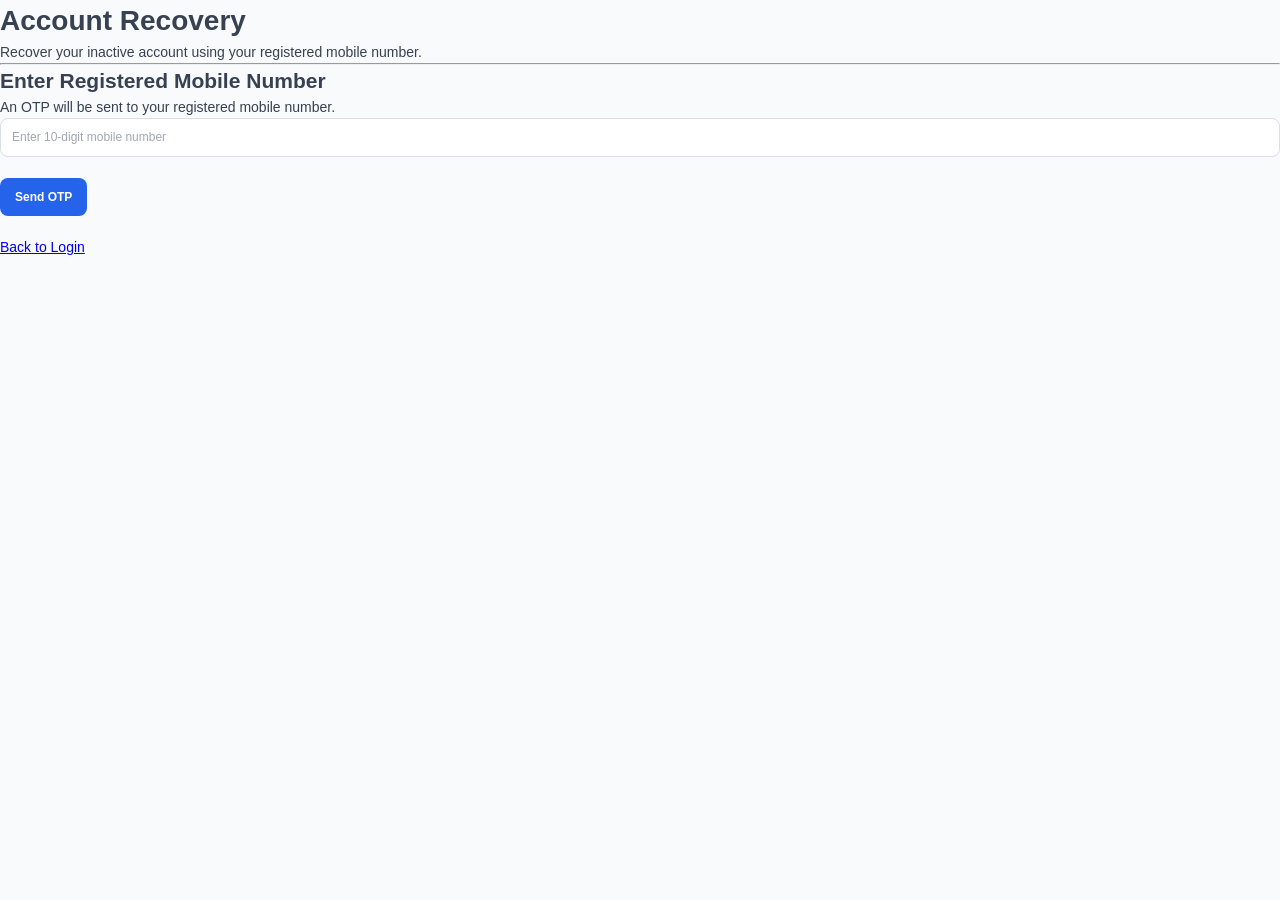
<file: src/main/resources/static/account-recovery.html>
<!DOCTYPE html>
<html lang="en">

<head>
    <meta charset="UTF-8">
    <meta name="viewport" content="width=device-width, initial-scale=1.0">

    <title>Account Recovery - Transaction Management System</title>

    <link rel="stylesheet" href="css/style.css">
</head>

<body>

    <div class="container">

        <h1>Account Recovery</h1>

        <p>
            Recover your inactive account using your registered mobile number.
        </p>

        <hr>

        <!-- Mobile Number Section -->
        <div id="mobileSection">

            <h2>Enter Registered Mobile Number</h2>

            <p>
                An OTP will be sent to your registered mobile number.
            </p>

            <input
                type="text"
                id="mobile"
                placeholder="Enter 10-digit mobile number"
                maxlength="10"
            >

            <br><br>

            <button
                type="button"
                onclick="sendOtp()">
                Send OTP
            </button>

        </div>


        <!-- OTP Section -->
        <div
            id="otpSection"
            style="display: none;">

            <h2>Verify OTP</h2>

            <p>
                Enter the 6-digit OTP.
            </p>

            <input
                type="text"
                id="otp"
                placeholder="Enter 6-digit OTP"
                maxlength="6"
            >

            <br><br>

            <button
                type="button"
                onclick="verifyOtp()">
                Verify OTP
            </button>

        </div>


        <!-- Message -->
        <p id="message"></p>


        <br>

        <a href="login.html">
            Back to Login
        </a>

    </div>


    <script>

        let userMobile = "";


        async function sendOtp() {

            const mobile =
                document.getElementById("mobile")
                    .value
                    .trim();

            const message =
                document.getElementById("message");


            if (!mobile) {

                message.textContent =
                    "Please enter your mobile number.";

                message.style.color = "#dc2626";

                return;
            }


            if (!/^\d{10}$/.test(mobile)) {

                message.textContent =
                    "Please enter a valid 10-digit mobile number.";

                message.style.color = "#dc2626";

                return;
            }


            message.textContent =
                "Sending OTP...";

            message.style.color = "#64748b";


            try {

                const response = await fetch(
                    `/api/account-recovery/send-otp?mobile=${encodeURIComponent(mobile)}`,
                    {
                        method: "POST"
                    }
                );


                const data =
                    await response.text();


                if (!response.ok) {

                    throw new Error(
                        data || "Unable to send OTP."
                    );
                }


                userMobile = mobile;


                message.textContent = data;

                message.style.color = "#15803d";


                document.getElementById(
                    "mobileSection"
                ).style.display = "none";


                document.getElementById(
                    "otpSection"
                ).style.display = "block";


            } catch (error) {

                message.textContent =
                    error.message;

                message.style.color = "#dc2626";
            }
        }


        async function verifyOtp() {

            const otp =
                document.getElementById("otp")
                    .value
                    .trim();

            const message =
                document.getElementById("message");


            if (!otp) {

                message.textContent =
                    "Please enter the OTP.";

                message.style.color = "#dc2626";

                return;
            }


            if (!/^\d{6}$/.test(otp)) {

                message.textContent =
                    "OTP must contain 6 digits.";

                message.style.color = "#dc2626";

                return;
            }


            message.textContent =
                "Verifying OTP...";

            message.style.color = "#64748b";


            try {

                const response = await fetch(
                    `/api/account-recovery/verify-otp?mobile=${encodeURIComponent(userMobile)}&otp=${encodeURIComponent(otp)}`,
                    {
                        method: "POST"
                    }
                );


                const data =
                    await response.text();


                if (!response.ok) {

                    throw new Error(
                        data || "OTP verification failed."
                    );
                }


                message.textContent = data;

                message.style.color = "#15803d";


                setTimeout(function () {

                    window.location.href =
                        "login.html";

                }, 1500);


            } catch (error) {

                message.textContent =
                    error.message;

                message.style.color = "#dc2626";
            }
        }

    </script>

</body>

</html>
</file>
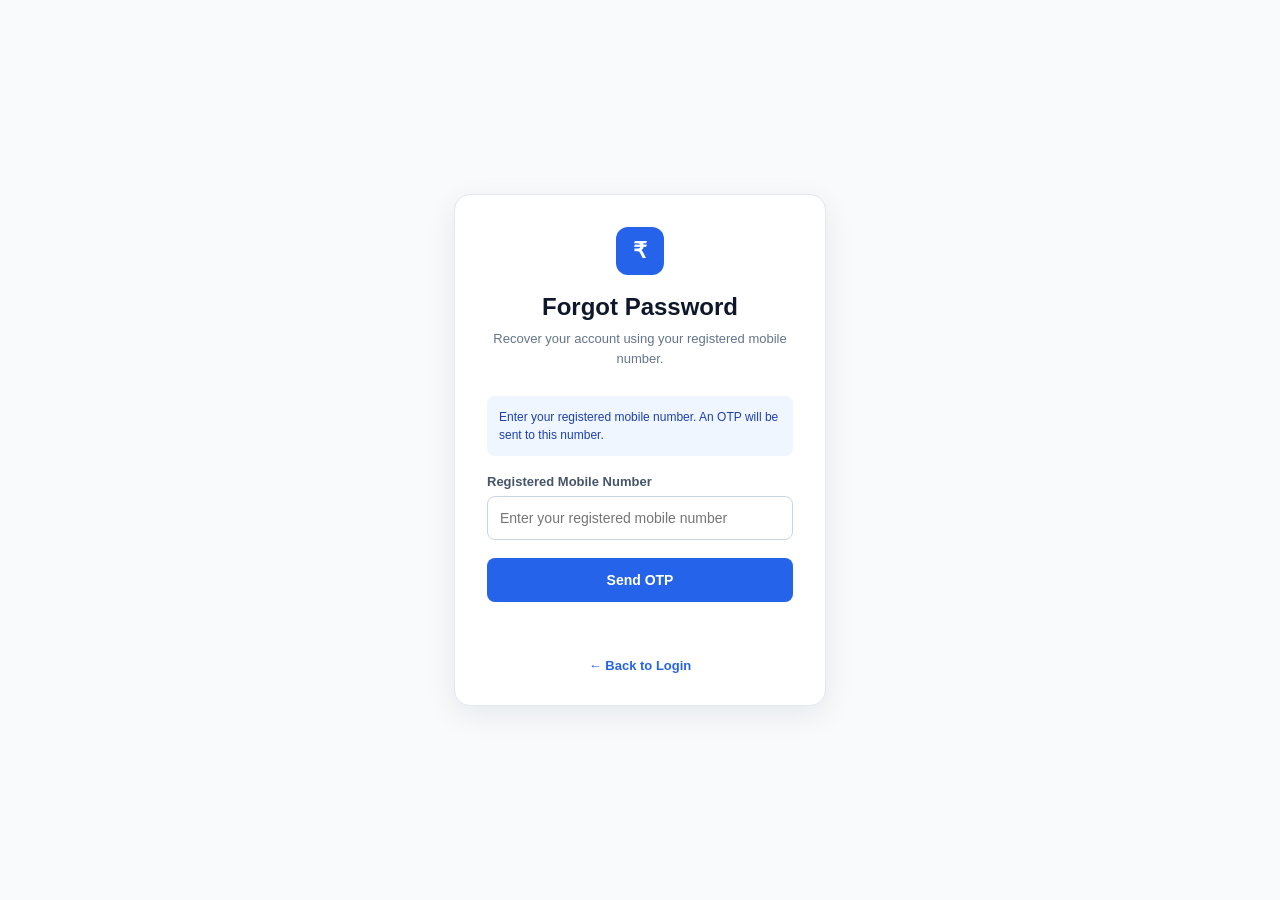
<file: src/main/resources/static/forgot-password.html>
<!DOCTYPE html>
<html lang="en">

<head>
    <meta charset="UTF-8">
    <meta name="viewport" content="width=device-width, initial-scale=1.0">

    <title>Forgot Password - Transaction Management System</title>

    <style>
        * {
            box-sizing: border-box;
        }

        body {
            margin: 0;
            min-height: 100vh;

            display: flex;
            align-items: center;
            justify-content: center;

            background: #f8fafc;

            font-family: Arial, sans-serif;
            color: #0f172a;
        }

        .container {
            width: 100%;
            max-width: 420px;
            padding: 24px;
        }

        .card {
            background: #ffffff;

            border: 1px solid #e2e8f0;
            border-radius: 16px;

            padding: 32px;

            box-shadow:
                0 8px 30px rgba(15, 23, 42, 0.08);
        }

        .logo {
            width: 48px;
            height: 48px;

            margin: 0 auto 18px;

            display: flex;
            align-items: center;
            justify-content: center;

            border-radius: 12px;

            background: #2563eb;
            color: #ffffff;

            font-size: 22px;
            font-weight: 800;
        }

        h1 {
            margin: 0;

            text-align: center;

            font-size: 24px;
            font-weight: 800;
        }

        .subtitle {
            margin: 8px 0 28px;

            text-align: center;

            color: #64748b;

            font-size: 13px;
            line-height: 1.5;
        }

        .form-group {
            margin-bottom: 18px;
        }

        label {
            display: block;

            margin-bottom: 7px;

            color: #475569;

            font-size: 13px;
            font-weight: 700;
        }

        input {
            width: 100%;
            height: 44px;

            padding: 10px 12px;

            border: 1px solid #cbd5e1;
            border-radius: 8px;

            outline: none;

            font-size: 14px;
        }

        input:focus {
            border-color: #2563eb;

            box-shadow:
                0 0 0 3px rgba(37, 99, 235, 0.10);
        }

        .button {
            width: 100%;
            height: 44px;

            border: none;
            border-radius: 8px;

            background: #2563eb;
            color: #ffffff;

            font-size: 14px;
            font-weight: 700;

            cursor: pointer;
        }

        .button:hover {
            background: #1d4ed8;
        }

        .back-link {
            margin-top: 20px;

            text-align: center;

            font-size: 13px;
        }

        .back-link a {
            color: #2563eb;

            font-weight: 700;

            text-decoration: none;
        }

        #message {
            min-height: 20px;

            margin-top: 16px;

            text-align: center;

            font-size: 13px;
        }

        /* OTP section */

        #otpSection {
            display: none;
        }

        /* Reset password section */

        #resetSection {
            display: none;
        }

        .info-box {
            margin-bottom: 18px;

            padding: 12px;

            border-radius: 8px;

            background: #eff6ff;

            color: #1e40af;

            font-size: 12px;

            line-height: 1.5;
        }
    </style>

</head>


<body>

    <div class="container">

        <div class="card">

            <div class="logo">
                ₹
            </div>


            <h1>
                Forgot Password
            </h1>


            <p class="subtitle">
                Recover your account using your registered mobile number.
            </p>


            <!-- =====================================================
                 STEP 1 — SEND OTP
                 ===================================================== -->

            <div id="sendOtpSection">

                <div class="info-box">

                    Enter your registered mobile number.
                    An OTP will be sent to this number.
                </div>


                <div class="form-group">

                    <label for="mobile">
                        Registered Mobile Number
                    </label>

                    <input type="tel" id="mobile" placeholder="Enter your registered mobile number" maxlength="10"
                        required>
                </div>


                <button type="button" class="button" onclick="sendOtp()">

                    Send OTP

                </button>

            </div>


            <!-- =====================================================
                 STEP 2 — VERIFY OTP
                 ===================================================== -->

            <div id="otpSection">

                <div class="info-box">

                    Enter the OTP sent to your registered
                    mobile number.

                    <br><br>

                    OTP is valid for 5 minutes.

                </div>


                <div class="form-group">

                    <label for="otp">
                        OTP
                    </label>

                    <input type="text" id="otp" maxlength="6" placeholder="Enter 6-digit OTP">

                </div>


                <button type="button" class="button" onclick="verifyOtp()">

                    Verify OTP

                </button>

            </div>


            <!-- =====================================================
                 STEP 3 — RESET PASSWORD
                 ===================================================== -->

            <div id="resetSection">

                <div class="info-box">

                    OTP verified successfully.

                    <br>

                    Create a new password for your account.

                </div>


                <div class="form-group">

                    <label for="newPassword">
                        New Password
                    </label>

                    <input type="password" id="newPassword" placeholder="Enter new password">

                </div>


                <div class="form-group">

                    <label for="confirmPassword">
                        Confirm Password
                    </label>

                    <input type="password" id="confirmPassword" placeholder="Confirm new password">

                </div>


                <button type="button" class="button" onclick="resetPassword()">

                    Reset Password

                </button>

            </div>


            <div id="message"></div>


            <div class="back-link">

                <a href="login.html">
                    ← Back to Login
                </a>

            </div>

        </div>

    </div>


    <!-- =========================================================
         JAVASCRIPT
         ========================================================= -->

    <script>

        let userMobile = "";


        // =========================================================
        // SEND OTP
        // =========================================================

        async function sendOtp() {

            const mobile =
                document.getElementById("mobile")
                    .value
                    .trim();

            const message =
                document.getElementById("message");


            if (!mobile) {

                message.textContent =
                    "Please enter your mobile number.";

                message.style.color =
                    "#dc2626";

                return;
            }


            if (!/^\d{10}$/.test(mobile)) {

                message.textContent =
                    "Please enter a valid 10-digit mobile number.";

                message.style.color =
                    "#dc2626";

                return;
            }


            message.textContent =
                "Sending OTP...";

            message.style.color =
                "#64748b";


            try {

                const response =
                    await fetch(
                        `/api/forgot-password/send-otp?mobile=${encodeURIComponent(mobile)}`,
                        {
                            method: "POST"
                        }
                    );


                const data =
                    await response.text();


                if (!response.ok) {

                    throw new Error(
                        data ||
                        "Unable to send OTP."
                    );

                }


                userMobile = mobile;


                message.textContent =
                    data;

                message.style.color =
                    "#15803d";


                document.getElementById(
                    "sendOtpSection"
                ).style.display =
                    "none";


                document.getElementById(
                    "otpSection"
                ).style.display =
                    "block";


            } catch (error) {

                message.textContent =
                    error.message;

                message.style.color =
                    "#dc2626";

            }

        }


        // =========================================================
        // VERIFY OTP
        // =========================================================

        async function verifyOtp() {

            const otp =
                document.getElementById("otp")
                    .value
                    .trim();


            const message =
                document.getElementById("message");


            if (!otp) {

                message.textContent =
                    "Please enter the OTP.";

                message.style.color =
                    "#dc2626";

                return;
            }


            if (!/^\d{6}$/.test(otp)) {

                message.textContent =
                    "OTP must contain 6 digits.";

                message.style.color =
                    "#dc2626";

                return;
            }


            message.textContent =
                "Verifying OTP...";

            message.style.color =
                "#64748b";


            try {

                const response =
                    await fetch(
                        `/api/forgot-password/verify-otp?mobile=${encodeURIComponent(userMobile)}&otp=${encodeURIComponent(otp)}`,
                        {
                            method: "POST"
                        }
                    );


                const data =
                    await response.text();


                if (!response.ok) {

                    throw new Error(
                        data ||
                        "OTP verification failed."
                    );

                }


                message.textContent =
                    data;

                message.style.color =
                    "#15803d";


                document.getElementById(
                    "otpSection"
                ).style.display =
                    "none";


                document.getElementById(
                    "resetSection"
                ).style.display =
                    "block";


            } catch (error) {

                message.textContent =
                    error.message;

                message.style.color =
                    "#dc2626";

            }

        }


        // =========================================================
        // RESET PASSWORD
        // =========================================================

        async function resetPassword() {

            const newPassword =
                document.getElementById(
                    "newPassword"
                ).value;


            const confirmPassword =
                document.getElementById(
                    "confirmPassword"
                ).value;


            const message =
                document.getElementById(
                    "message"
                );


            if (!newPassword) {

                message.textContent =
                    "Please enter a new password.";

                message.style.color =
                    "#dc2626";

                return;
            }


            if (newPassword !== confirmPassword) {

                message.textContent =
                    "Passwords do not match.";

                message.style.color =
                    "#dc2626";

                return;
            }


            message.textContent =
                "Resetting password...";

            message.style.color =
                "#64748b";


            try {

                const response =
                    await fetch(
                        `/api/forgot-password/reset-password?mobile=${encodeURIComponent(userMobile)}&newPassword=${encodeURIComponent(newPassword)}`,
                        {
                            method: "POST"
                        }
                    );


                const data =
                    await response.text();


                if (!response.ok) {

                    throw new Error(
                        data ||
                        "Unable to reset password."
                    );

                }


                message.textContent =
                    data;

                message.style.color =
                    "#15803d";


                setTimeout(function () {

                    window.location.href =
                        "login.html";

                }, 1500);


            } catch (error) {

                message.textContent =
                    error.message;

                message.style.color =
                    "#dc2626";

            }

        }

    </script>

</body>

</html>
</file>
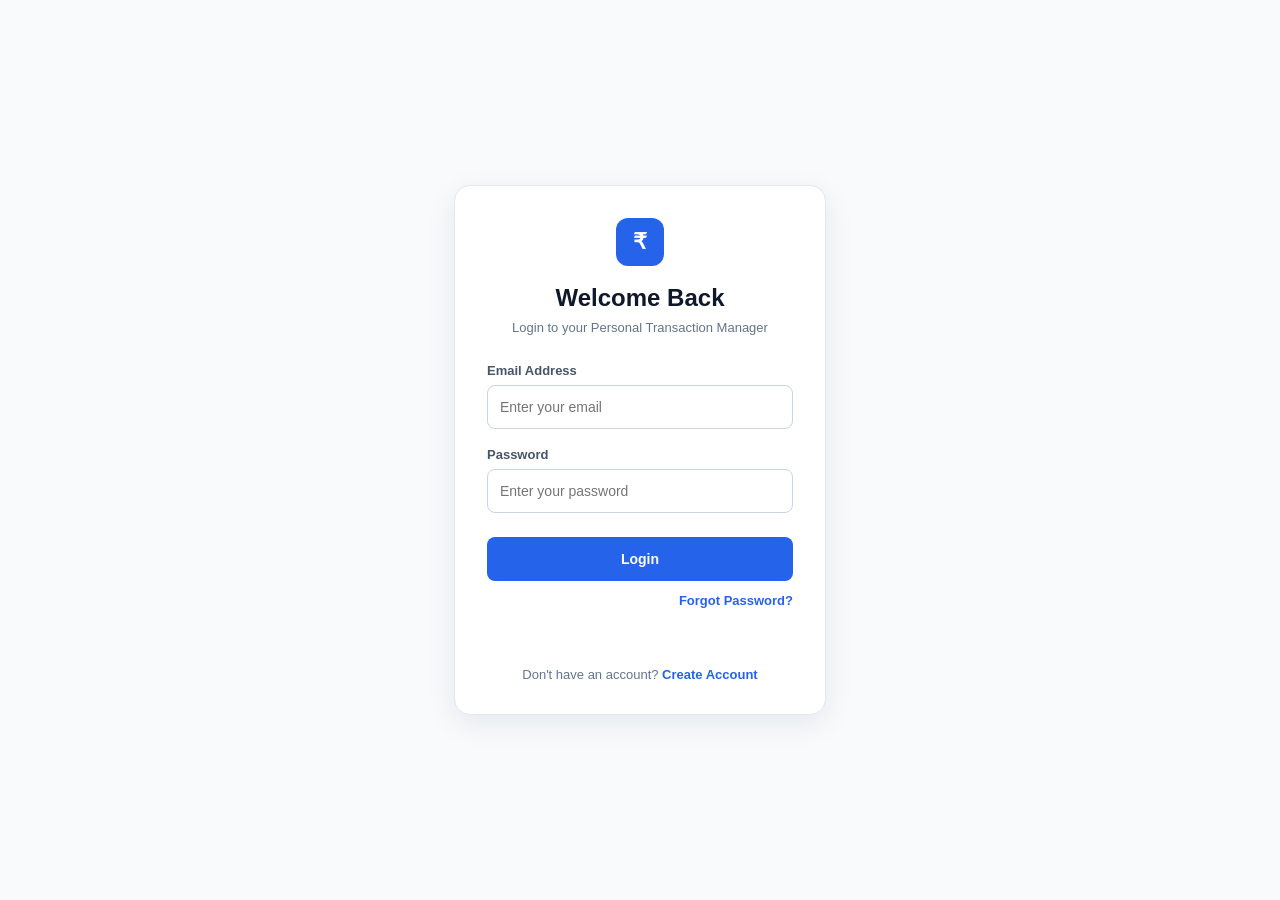
<file: src/main/resources/static/login.html>
<!DOCTYPE html>
<html lang="en">

<head>
    <meta charset="UTF-8">
    <meta name="viewport" content="width=device-width, initial-scale=1.0">

    <title>Login - Personal Transaction Management System</title>

    <style>
        * {
            box-sizing: border-box;
        }

        body {
            margin: 0;
            min-height: 100vh;
            display: flex;
            align-items: center;
            justify-content: center;
            background: #f8fafc;
            font-family: Arial, sans-serif;
            color: #0f172a;
        }

        .login-container {
            width: 100%;
            max-width: 420px;
            padding: 24px;
        }

        .login-card {
            background: #ffffff;
            border: 1px solid #e2e8f0;
            border-radius: 16px;
            padding: 32px;
            box-shadow: 0 8px 30px rgba(15, 23, 42, 0.08);
        }

        .logo {
            width: 48px;
            height: 48px;
            margin: 0 auto 18px;
            display: flex;
            align-items: center;
            justify-content: center;
            border-radius: 12px;
            background: #2563eb;
            color: #ffffff;
            font-size: 22px;
            font-weight: 800;
        }

        h1 {
            margin: 0;
            text-align: center;
            font-size: 24px;
            font-weight: 800;
        }

        .subtitle {
            margin: 8px 0 28px;
            text-align: center;
            color: #64748b;
            font-size: 13px;
        }

        .form-group {
            margin-bottom: 18px;
        }

        label {
            display: block;
            margin-bottom: 7px;
            color: #475569;
            font-size: 13px;
            font-weight: 700;
        }

        input {
            width: 100%;
            height: 44px;
            padding: 10px 12px;
            border: 1px solid #cbd5e1;
            border-radius: 8px;
            outline: none;
            font-size: 14px;
        }

        input:focus {
            border-color: #2563eb;
            box-shadow: 0 0 0 3px rgba(37, 99, 235, 0.10);
        }

        .login-button {
            width: 100%;
            height: 44px;
            margin-top: 6px;
            border: none;
            border-radius: 8px;
            background: #2563eb;
            color: #ffffff;
            font-size: 14px;
            font-weight: 700;
            cursor: pointer;
        }

        .login-button:hover {
            background: #1d4ed8;
        }

        #message {
            min-height: 20px;
            margin-top: 16px;
            text-align: center;
            font-size: 13px;
        }

        .register-link {
            margin-top: 22px;
            text-align: center;
            font-size: 13px;
            color: #64748b;
        }

        .register-link a {
            color: #2563eb;
            font-weight: 700;
            text-decoration: none;
        }

        .register-link a:hover {
            text-decoration: underline;
        }
    </style>
</head>

<body>

    <div class="login-container">

        <div class="login-card">

            <div class="logo">₹</div>

            <h1>Welcome Back</h1>

            <p class="subtitle">
                Login to your Personal Transaction Manager
            </p>

            <form id="loginForm">

                <div class="form-group">
                    <label for="email">Email Address</label>

                    <input type="email" id="email" placeholder="Enter your email" required>
                </div>

                <div class="form-group">
                    <label for="password">Password</label>

                    <input type="password" id="password" placeholder="Enter your password" required>
                </div>

                <button type="submit" class="login-button">
                    Login
                </button>

                <div style="text-align: right; margin-top: 10px;">
                    <a href="forgot-password.html" style="
            color: #2563eb;
            font-size: 13px;
            font-weight: 700;
            text-decoration: none;
        ">
                        Forgot Password?
                    </a>
                </div>

                <div id="message"></div>
            </form>

            <div class="register-link">
                Don't have an account?
                <a href="register.html">Create Account</a>
            </div>

        </div>

    </div>

    <script>

        document.getElementById("loginForm").addEventListener("submit", async function (event) {

            event.preventDefault();

            const email =
                document.getElementById("email").value.trim();

            const password =
                document.getElementById("password").value;

            const message =
                document.getElementById("message");

            message.textContent = "Logging in...";
            message.style.color = "#64748b";

            try {

                const response = await fetch("/api/users/login", {
                    method: "POST",
                    headers: {
                        "Content-Type": "application/json"
                    },
                    body: JSON.stringify({
                        email: email,
                        password: password
                    })
                });

                const data = await response.text();

                if (!response.ok) {
                    throw new Error(data || "Login failed");
                }

                // Get the currently logged-in user's details
                const userResponse = await fetch("/api/users/me");

                if (!userResponse.ok) {
                    throw new Error("Unable to get user details");
                }

                const user = await userResponse.json();

                message.textContent = "Login successful.";
                message.style.color = "#15803d";

                setTimeout(function () {

                    if (user.role === "ADMIN") {
                        window.location.href = "admin.html";
                    } else {
                        window.location.href = "index.html";
                    }

                }, 500);

            } catch (error) {

                message.textContent = error.message;
                message.style.color = "#dc2626";
            }

        });

    </script>
</body>

</html>
</file>
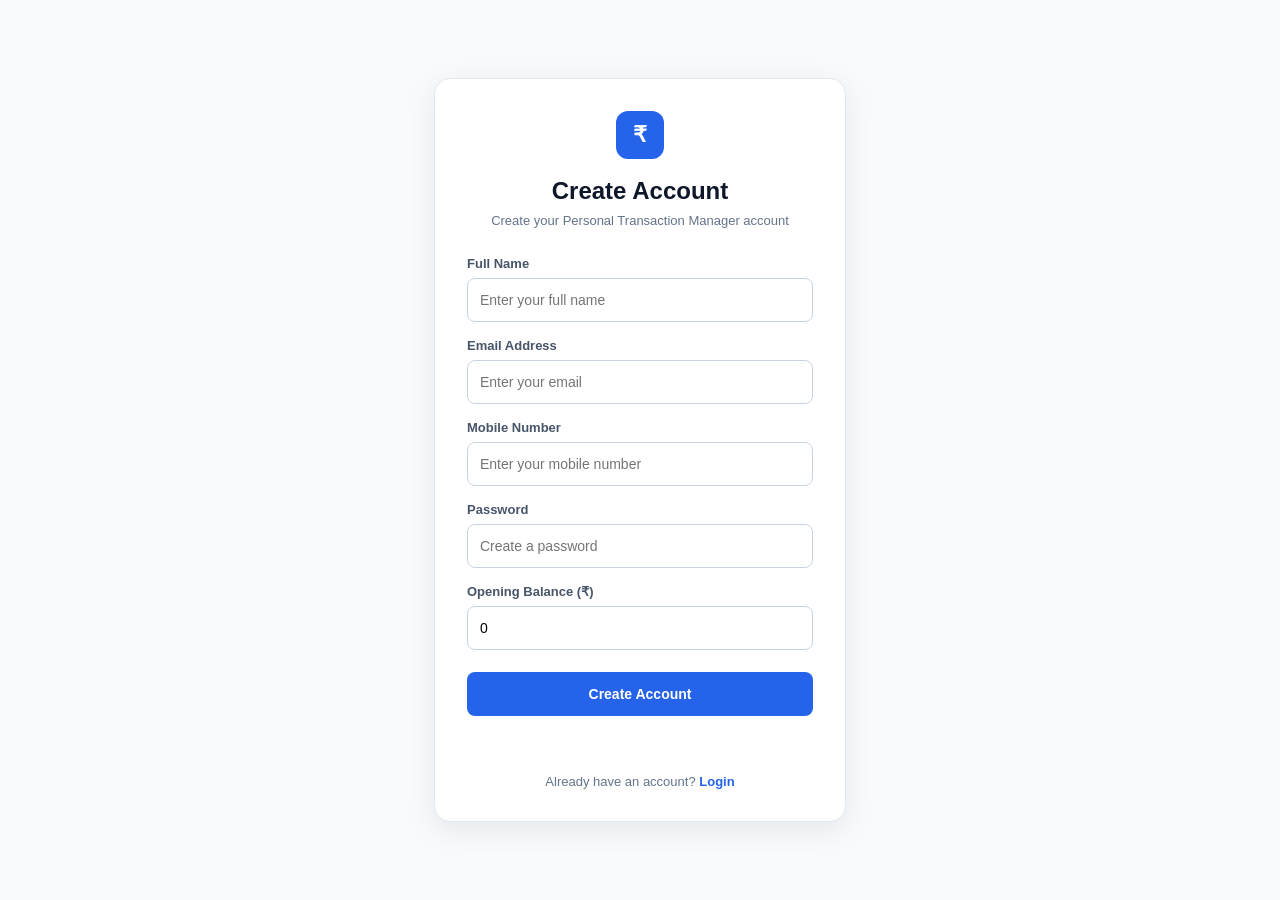
<file: src/main/resources/static/register.html>
<!DOCTYPE html>
<html lang="en">
<head>
    <meta charset="UTF-8">
    <meta name="viewport" content="width=device-width, initial-scale=1.0">

    <title>Create Account - Personal Transaction Management System</title>

    <style>
        * {
            box-sizing: border-box;
        }

        body {
            margin: 0;
            min-height: 100vh;
            display: flex;
            align-items: center;
            justify-content: center;
            background: #f8fafc;
            font-family: Arial, sans-serif;
            color: #0f172a;
        }

        .register-container {
            width: 100%;
            max-width: 460px;
            padding: 24px;
        }

        .register-card {
            background: #ffffff;
            border: 1px solid #e2e8f0;
            border-radius: 16px;
            padding: 32px;
            box-shadow: 0 8px 30px rgba(15, 23, 42, 0.08);
        }

        .logo {
            width: 48px;
            height: 48px;
            margin: 0 auto 18px;
            display: flex;
            align-items: center;
            justify-content: center;
            border-radius: 12px;
            background: #2563eb;
            color: #ffffff;
            font-size: 22px;
            font-weight: 800;
        }

        h1 {
            margin: 0;
            text-align: center;
            font-size: 24px;
            font-weight: 800;
        }

        .subtitle {
            margin: 8px 0 28px;
            text-align: center;
            color: #64748b;
            font-size: 13px;
        }

        .form-group {
            margin-bottom: 16px;
        }

        label {
            display: block;
            margin-bottom: 7px;
            color: #475569;
            font-size: 13px;
            font-weight: 700;
        }

        input {
            width: 100%;
            height: 44px;
            padding: 10px 12px;
            border: 1px solid #cbd5e1;
            border-radius: 8px;
            outline: none;
            font-size: 14px;
        }

        input:focus {
            border-color: #2563eb;
            box-shadow: 0 0 0 3px rgba(37, 99, 235, 0.10);
        }

        .register-button {
            width: 100%;
            height: 44px;
            margin-top: 6px;
            border: none;
            border-radius: 8px;
            background: #2563eb;
            color: #ffffff;
            font-size: 14px;
            font-weight: 700;
            cursor: pointer;
        }

        .register-button:hover {
            background: #1d4ed8;
        }

        #message {
            min-height: 20px;
            margin-top: 16px;
            text-align: center;
            font-size: 13px;
        }

        .login-link {
            margin-top: 22px;
            text-align: center;
            font-size: 13px;
            color: #64748b;
        }

        .login-link a {
            color: #2563eb;
            font-weight: 700;
            text-decoration: none;
        }

        .login-link a:hover {
            text-decoration: underline;
        }
    </style>
</head>

<body>

<div class="register-container">

    <div class="register-card">

        <div class="logo">₹</div>

        <h1>Create Account</h1>

        <p class="subtitle">
            Create your Personal Transaction Manager account
        </p>

        <form id="registerForm">

            <div class="form-group">
                <label for="name">Full Name</label>

                <input
                    type="text"
                    id="name"
                    placeholder="Enter your full name"
                    required
                >
            </div>

            <div class="form-group">
                <label for="email">Email Address</label>

                <input
                    type="email"
                    id="email"
                    placeholder="Enter your email"
                    required
                >
            </div>

            <div class="form-group">
                <label for="mobile">Mobile Number</label>

                <input
                    type="tel"
                    id="mobile"
                    placeholder="Enter your mobile number"
                    required
                >
            </div>

            <div class="form-group">
                <label for="password">Password</label>

                <input
                    type="password"
                    id="password"
                    placeholder="Create a password"
                    required
                >
            </div>

            <div class="form-group">
                <label for="openingBalance">Opening Balance (₹)</label>

                <input
                    type="number"
                    id="openingBalance"
                    min="0"
                    step="0.01"
                    value="0"
                    required
                >
            </div>

            <button
                type="submit"
                class="register-button">
                Create Account
            </button>

            <div id="message"></div>

        </form>

        <div class="login-link">
            Already have an account?
            <a href="login.html">Login</a>
        </div>

    </div>

</div>

<script>

document.getElementById("registerForm").addEventListener("submit", async function(event) {

    event.preventDefault();

    const name =
        document.getElementById("name").value.trim();

    const email =
        document.getElementById("email").value.trim();

    const mobile =
        document.getElementById("mobile").value.trim();

    const password =
        document.getElementById("password").value;

    const openingBalance =
        Number(document.getElementById("openingBalance").value);

    const message =
        document.getElementById("message");

    message.textContent = "Creating account...";
    message.style.color = "#64748b";

    try {

        const response = await fetch("/api/users/register", {
            method: "POST",
            headers: {
                "Content-Type": "application/json"
            },
            body: JSON.stringify({
                name: name,
                email: email,
                mobile: mobile,
                password: password,
                openingBalance: openingBalance
            })
        });

        const data = await response.text();

        if (!response.ok) {
            throw new Error(data || "Registration failed");
        }

        message.textContent =
            "Account created successfully. Redirecting to login...";

        message.style.color = "#15803d";

        setTimeout(function() {
            window.location.href = "login.html";
        }, 1000);

    } catch (error) {

        message.textContent = error.message;
        message.style.color = "#dc2626";
    }

});

</script>

</body>
</html>
</file>
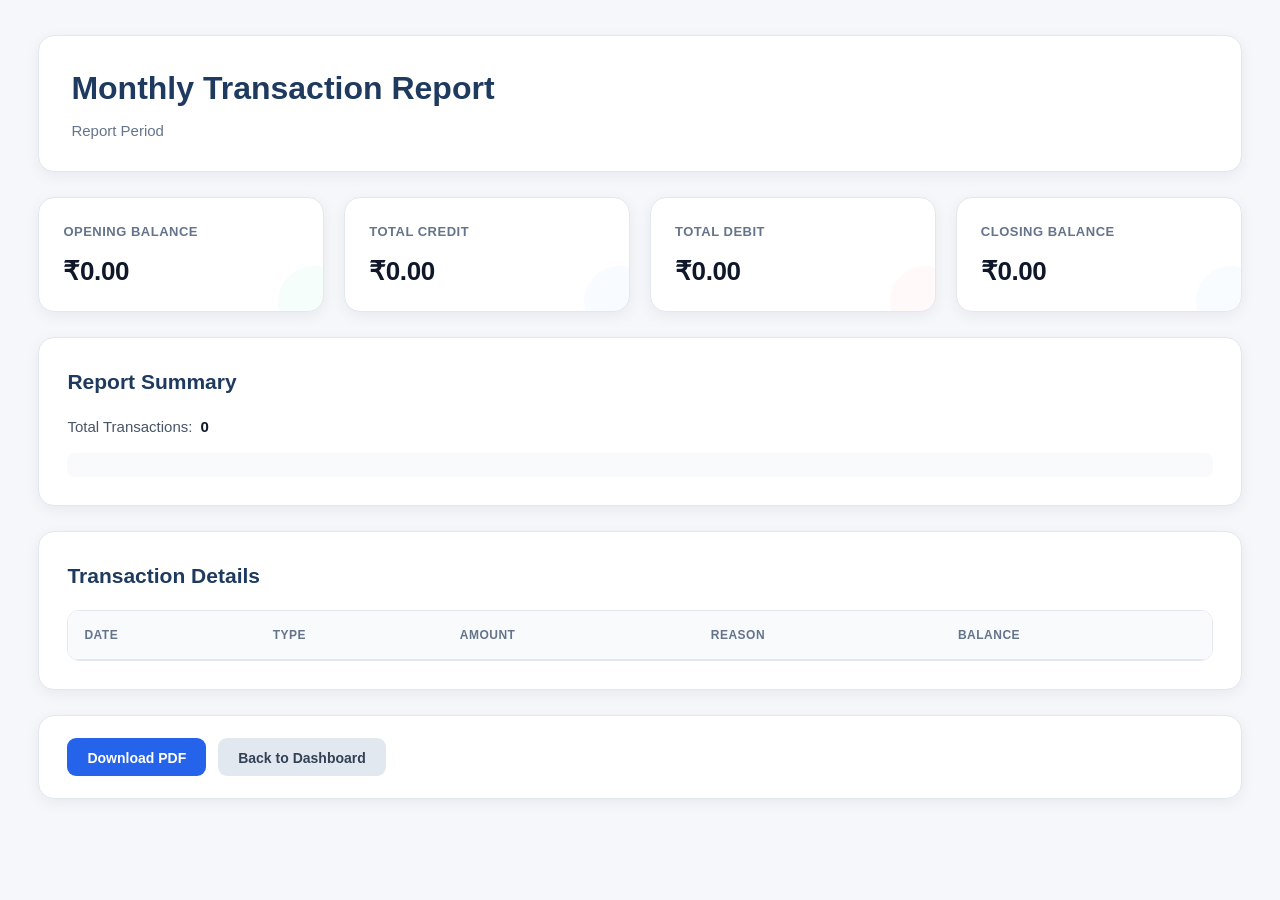
<file: src/main/resources/static/report.html>
<!DOCTYPE html>
<html lang="en">

<head>
    <meta charset="UTF-8">
    <meta name="viewport" content="width=device-width, initial-scale=1.0">

    <title>Monthly Transaction Report</title>

    <link rel="stylesheet" href="css/style.css">

    <style>
        /* =========================
           REPORT PAGE
        ========================= */

        body {
            background: #f5f7fb;
            color: #1e293b;
            font-family: Arial, Helvetica, sans-serif;
        }

        .report-container {
            width: 94%;
            max-width: 1400px;
            margin: 35px auto;
        }

        /* =========================
           HEADER
        ========================= */

        .report-header {
            background: #ffffff;
            padding: 28px 32px;
            border-radius: 16px;
            margin-bottom: 25px;
            border: 1px solid #e2e8f0;
            box-shadow: 0 4px 15px rgba(15, 23, 42, 0.06);
        }

        .report-header h1 {
            margin: 0;
            font-size: 32px;
            color: #1e3a5f;
            font-weight: 700;
        }

        .report-header p {
            margin: 8px 0 0;
            color: #64748b;
            font-size: 15px;
        }

        /* =========================
           SUMMARY CARDS
        ========================= */

        .summary-section {
            display: grid;
            grid-template-columns: repeat(4, 1fr);
            gap: 20px;
            margin-bottom: 25px;
        }

        .summary-card {
            background: #ffffff;
            border: 1px solid #e2e8f0;
            border-radius: 16px;
            padding: 24px;
            min-height: 115px;
            box-shadow: 0 4px 15px rgba(15, 23, 42, 0.06);
            position: relative;
            overflow: hidden;
        }

        .summary-card::after {
            content: "";
            position: absolute;
            width: 70px;
            height: 70px;
            right: -25px;
            bottom: -25px;
            border-radius: 50%;
            background: #eef4ff;
        }

        .summary-card h3 {
            margin: 0 0 15px;
            font-size: 13px;
            color: #64748b;
            text-transform: uppercase;
            letter-spacing: 0.5px;
        }

        .summary-card p {
            margin: 0;
            font-size: 26px;
            font-weight: 700;
            color: #0f172a;
        }

        /* Different summary card accents */

        .summary-card:nth-child(1)::after {
            background: #ecfdf5;
        }

        .summary-card:nth-child(2)::after {
            background: #eff6ff;
        }

        .summary-card:nth-child(3)::after {
            background: #fef2f2;
        }

        .summary-card:nth-child(4)::after {
            background: #f0f9ff;
        }

        /* =========================
           SECTIONS
        ========================= */

        .report-section {
            background: #ffffff;
            border: 1px solid #e2e8f0;
            border-radius: 16px;
            padding: 28px;
            margin-bottom: 25px;
            box-shadow: 0 4px 15px rgba(15, 23, 42, 0.06);
        }

        .report-section h2 {
            margin: 0 0 18px;
            font-size: 21px;
            color: #1e3a5f;
        }

        .report-summary-row {
            display: flex;
            align-items: center;
            gap: 8px;
            margin-bottom: 8px;
            color: #475569;
            font-size: 15px;
        }

        .report-summary-row strong {
            color: #0f172a;
        }

        #reportMessage {
            margin: 15px 0 0;
            padding: 12px 15px;
            border-radius: 8px;
            background: #f8fafc;
            color: #64748b;
            font-size: 14px;
        }

        /* =========================
           TRANSACTION TABLE
        ========================= */

        .table-wrapper {
            width: 100%;
            overflow-x: auto;
            border: 1px solid #e2e8f0;
            border-radius: 12px;
        }

        table {
            width: 100%;
            min-width: 750px;
            border-collapse: collapse;
            background: #ffffff;
        }

        thead {
            background: #f8fafc;
        }

        th {
            padding: 15px 16px;
            text-align: left;
            font-size: 12px;
            color: #64748b;
            text-transform: uppercase;
            letter-spacing: 0.5px;
            border-bottom: 1px solid #e2e8f0;
        }

        td {
            padding: 16px;
            font-size: 14px;
            color: #334155;
            border-bottom: 1px solid #f1f5f9;
        }

        tbody tr:hover {
            background: #f8fafc;
        }

        tbody tr:last-child td {
            border-bottom: none;
        }

        /* =========================
           BUTTON AREA
        ========================= */

        .report-controls {
            background: #ffffff;
            border: 1px solid #e2e8f0;
            border-radius: 16px;
            padding: 22px 28px;
            display: flex;
            gap: 12px;
            box-shadow: 0 4px 15px rgba(15, 23, 42, 0.06);
        }

        .report-controls button {
            border: none;
            border-radius: 9px;
            padding: 12px 20px;
            font-size: 14px;
            font-weight: 600;
            cursor: pointer;
            transition: 0.2s ease;
        }

        #downloadPdf {
            background: #2563eb;
            color: #ffffff;
        }

        #downloadPdf:hover {
            background: #1d4ed8;
            transform: translateY(-1px);
        }

        #backToDashboard {
            background: #e2e8f0;
            color: #334155;
        }

        #backToDashboard:hover {
            background: #cbd5e1;
            transform: translateY(-1px);
        }

        /* =========================
           MOBILE
        ========================= */

        @media (max-width: 900px) {

            .summary-section {
                grid-template-columns: repeat(2, 1fr);
            }

            .report-container {
                width: 92%;
            }
        }

        @media (max-width: 600px) {

            .report-container {
                width: 94%;
                margin: 20px auto;
            }

            .report-header {
                padding: 22px;
            }

            .report-header h1 {
                font-size: 25px;
            }

            .summary-section {
                grid-template-columns: 1fr;
                gap: 15px;
            }

            .summary-card {
                padding: 20px;
            }

            .report-section {
                padding: 20px;
            }

            .report-controls {
                padding: 18px;
                flex-direction: column;
            }

            .report-controls button {
                width: 100%;
            }
        }
    </style>
</head>

<body>

    <div class="report-container">

        <!-- =========================
             HEADER
        ========================= -->

        <header class="report-header">
            <h1>Monthly Transaction Report</h1>
            <p id="reportPeriod">Report Period</p>
        </header>


        <!-- =========================
             SUMMARY CARDS
        ========================= -->

        <section class="summary-section">

            <div class="summary-card">
                <h3>Opening Balance</h3>
                <p id="openingBalance">₹0.00</p>
            </div>

            <div class="summary-card">
                <h3>Total Credit</h3>
                <p id="totalCredit">₹0.00</p>
            </div>

            <div class="summary-card">
                <h3>Total Debit</h3>
                <p id="totalDebit">₹0.00</p>
            </div>

            <div class="summary-card">
                <h3>Closing Balance</h3>
                <p id="closingBalance">₹0.00</p>
            </div>

        </section>


        <!-- =========================
             REPORT SUMMARY
        ========================= -->

        <section class="report-section">

            <h2>Report Summary</h2>

            <div class="report-summary-row">
                <span>Total Transactions:</span>
                <strong id="totalTransactions">0</strong>
            </div>

            <p id="reportMessage"></p>

        </section>


        <!-- =========================
             TRANSACTION DETAILS
        ========================= -->

        <section class="report-section">

            <h2>Transaction Details</h2>

            <div class="table-wrapper">

                <table>

                    <thead>
                        <tr>
                            <th>Date</th>
                            <th>Type</th>
                            <th>Amount</th>
                            <th>Reason</th>
                            <th>Balance</th>
                        </tr>
                    </thead>

                    <tbody id="reportTransactionTableBody">
                    </tbody>

                </table>

            </div>

        </section>


        <!-- =========================
             CONTROLS
        ========================= -->

        <section class="report-controls">

            <button id="downloadPdf">
                Download PDF
            </button>

            <button id="backToDashboard">
                Back to Dashboard
            </button>

        </section>

    </div>


    <script src="js/report.js"></script>

</body>

</html>
</file>
<file: src/main/resources/static/css/style.css>
/* =========================================================
   PERSONAL TRANSACTION MANAGEMENT SYSTEM
   PROFESSIONAL FINTECH DASHBOARD
   ========================================================= */

* {
    margin: 0;
    padding: 0;
    box-sizing: border-box;
}

:root {
    --primary: #2563eb;
    --primary-dark: #1d4ed8;
    --primary-soft: #eff6ff;

    --success: #16a34a;
    --success-soft: #f0fdf4;

    --danger: #dc2626;
    --danger-soft: #fef2f2;

    --dark: #172033;
    --text: #374151;
    --muted: #6b7280;

    --background: #f5f7fb;
    --white: #ffffff;

    --border: #e5e7eb;

    --shadow-sm: 0 2px 8px rgba(15, 23, 42, 0.05);
    --shadow: 0 8px 25px rgba(15, 23, 42, 0.07);

    --radius: 14px;
}

/* =========================================================
   BODY
   ========================================================= */

body {
    font-family: "Segoe UI", Inter, Arial, sans-serif;
    background: var(--background);
    color: var(--text);
    font-size: 14px;
    line-height: 1.5;
}

/* =========================================================
   APPLICATION LAYOUT
   ========================================================= */

.app-layout {
    min-height: 100vh;
    display: flex;
}

/* =========================================================
   SIDEBAR
   ========================================================= */

.sidebar {
    width: 245px;
    min-height: 100vh;

    position: fixed;
    left: 0;
    top: 0;
    bottom: 0;

    display: flex;
    flex-direction: column;

    background: #111827;
    color: white;

    z-index: 100;
}

/* Brand */

.sidebar-brand {
    height: 78px;

    display: flex;
    align-items: center;

    padding: 0 22px;

    border-bottom: 1px solid rgba(255,255,255,0.08);
}

.brand-icon {
    width: 38px;
    height: 38px;

    display: flex;
    align-items: center;
    justify-content: center;

    border-radius: 10px;

    background: var(--primary);

    font-size: 19px;
    font-weight: 700;

    margin-right: 11px;
}

.brand-text {
    display: flex;
    flex-direction: column;
    line-height: 1.2;
}

.brand-text strong {
    font-size: 14px;
    font-weight: 700;
}

.brand-text span {
    color: #9ca3af;
    font-size: 11px;
    margin-top: 3px;
}

/* Navigation */

.sidebar-nav {
    padding: 25px 14px;
}

.nav-title {
    color: #6b7280;

    font-size: 10px;
    font-weight: 700;

    letter-spacing: 1px;

    padding: 0 12px;

    margin-bottom: 9px;
}

.nav-title-space {
    margin-top: 28px;
}

.nav-item {
    height: 44px;

    display: flex;
    align-items: center;

    padding: 0 12px;

    margin-bottom: 5px;

    border-radius: 9px;

    color: #cbd5e1;
    text-decoration: none;

    font-size: 13px;
    font-weight: 500;

    transition:
        background 0.2s ease,
        color 0.2s ease;
}

.nav-item:hover {
    background: rgba(255,255,255,0.07);
    color: white;
}

.nav-item.active {
    background: var(--primary);
    color: white;
}

.nav-icon {
    width: 27px;

    font-size: 17px;

    margin-right: 8px;

    text-align: center;
}

/* Sidebar bottom */

.sidebar-bottom {
    margin-top: auto;

    padding: 18px 15px;

    border-top: 1px solid rgba(255,255,255,0.08);
}

.sidebar-user {
    display: flex;
    align-items: center;

    padding: 9px;
}

.user-avatar,
.topbar-avatar {
    width: 36px;
    height: 36px;

    display: flex;
    align-items: center;
    justify-content: center;

    border-radius: 50%;

    background: #374151;

    color: white;

    font-size: 12px;
    font-weight: 700;
}

.user-details {
    display: flex;
    flex-direction: column;

    margin-left: 10px;

    min-width: 0;
}

.user-details strong {
    color: white;

    font-size: 12px;
    font-weight: 600;
}

.user-details span {
    color: #9ca3af;

    font-size: 10px;

    margin-top: 2px;
}

/* =========================================================
   MAIN CONTENT
   ========================================================= */

.main-content {
    width: calc(100% - 245px);

    margin-left: 245px;

    min-height: 100vh;
}

/* =========================================================
   TOP BAR
   ========================================================= */

.topbar {
    height: 78px;

    display: flex;
    align-items: center;
    justify-content: space-between;

    padding: 0 34px;

    background: var(--white);

    border-bottom: 1px solid var(--border);
}

.topbar-left {
    display: flex;
    align-items: center;
}

.topbar h1 {
    color: var(--dark);

    font-size: 21px;
    font-weight: 700;

    letter-spacing: -0.3px;
}

.topbar p {
    color: var(--muted);

    font-size: 12px;

    margin-top: 2px;
}

.topbar-right {
    display: flex;
    align-items: center;
    gap: 15px;
}

.topbar-date {
    color: var(--muted);

    font-size: 12px;
}

.topbar-avatar {
    background: var(--primary);

    width: 34px;
    height: 34px;
}

.mobile-menu-button {
    display: none;
}

/* =========================================================
   PAGE CONTENT
   ========================================================= */

#dashboard-area {
    width: min(1400px, calc(100% - 68px));

    margin: 0 auto;

    padding: 30px 0 45px;
}

.page-heading {
    display: flex;
    justify-content: space-between;
    align-items: center;

    margin-bottom: 20px;
}

.page-heading h2 {
    color: var(--dark);

    font-size: 18px;
    font-weight: 700;
}

.page-heading p {
    color: var(--muted);

    font-size: 12px;

    margin-top: 3px;
}

/* =========================================================
   BALANCE
   ========================================================= */

.balance-section {
    position: relative;

    overflow: hidden;

    min-height: 165px;

    display: flex;
    align-items: center;

    padding: 30px 34px;

    margin-bottom: 20px;

    border-radius: 16px;

    color: white;

    background:
        linear-gradient(
            135deg,
            #1e3a8a,
            #2563eb
        );

    box-shadow:
        0 12px 28px rgba(37, 99, 235, 0.18);
}

.balance-section::before {
    content: "";

    position: absolute;

    width: 220px;
    height: 220px;

    right: -70px;
    top: -105px;

    border-radius: 50%;

    background: rgba(255,255,255,0.07);
}

.balance-section::after {
    content: "";

    position: absolute;

    width: 130px;
    height: 130px;

    right: 75px;
    bottom: -90px;

    border-radius: 50%;

    background: rgba(255,255,255,0.04);
}

.balance-content {
    position: relative;
    z-index: 2;
}

.balance-label {
    color: rgba(255,255,255,0.75);

    font-size: 12px;
    font-weight: 500;

    margin-bottom: 7px;
}

#currentBalance {
    font-size: 36px;
    font-weight: 700;

    letter-spacing: -0.8px;

    line-height: 1.15;
}

.balance-subtitle {
    color: rgba(255,255,255,0.65);

    font-size: 11px;

    margin-top: 7px;
}

/* =========================================================
   SUMMARY CARDS
   ========================================================= */

.summary-section {
    display: grid;

    grid-template-columns: repeat(3, 1fr);

    gap: 18px;

    margin-bottom: 22px;
}

.summary-card {
    background: var(--white);

    border: 1px solid var(--border);

    border-radius: var(--radius);

    padding: 20px 22px;

    box-shadow: var(--shadow-sm);

    transition:
        transform 0.2s ease,
        box-shadow 0.2s ease;
}

.summary-card:hover {
    transform: translateY(-2px);

    box-shadow: var(--shadow);
}

.summary-card-top {
    display: flex;

    align-items: center;
    justify-content: space-between;
}

.summary-card h3 {
    color: var(--muted);

    font-size: 11px;
    font-weight: 600;

    margin-bottom: 5px;
}

.summary-card p {
    color: var(--dark);

    font-size: 23px;
    font-weight: 700;
}

.summary-description {
    display: block;

    color: #9ca3af;

    font-size: 10px;

    margin-top: 8px;
}

.summary-icon {
    width: 38px;
    height: 38px;

    display: flex;
    align-items: center;
    justify-content: center;

    border-radius: 10px;

    font-size: 18px;
    font-weight: 700;
}

.credit-icon {
    color: var(--success);
    background: var(--success-soft);
}

.debit-icon {
    color: var(--danger);
    background: var(--danger-soft);
}

.transaction-icon {
    color: var(--primary);
    background: var(--primary-soft);
}

/* =========================================================
   DASHBOARD GRID
   ========================================================= */

.dashboard-grid {
    display: grid;

    grid-template-columns: 1fr 1fr;

    gap: 20px;

    margin-bottom: 22px;
}

/* =========================================================
   GENERAL SECTION CARDS
   ========================================================= */

.transaction-form-section,
.dashboard-controls,
.filter-section,
.monthly-summary-section,
.transactions-section {
    background: var(--white);

    border: 1px solid var(--border);

    border-radius: var(--radius);

    padding: 25px;

    box-shadow: var(--shadow-sm);
}

.transaction-form-section,
.dashboard-controls {
    margin-bottom: 0;
}

.filter-section,
.monthly-summary-section,
.transactions-section {
    margin-bottom: 22px;
}

/* =========================================================
   SECTION HEADER
   ========================================================= */

.section-header {
    display: flex;

    align-items: flex-start;
    justify-content: space-between;

    margin-bottom: 21px;
}

.section-header h2 {
    color: var(--dark);

    font-size: 15px;
    font-weight: 700;
}

.section-header p {
    color: var(--muted);

    font-size: 11px;

    margin-top: 3px;
}

.section-icon {
    width: 34px;
    height: 34px;

    display: flex;
    align-items: center;
    justify-content: center;

    border-radius: 9px;

    color: var(--primary);
    background: var(--primary-soft);

    font-size: 17px;
    font-weight: 700;
}

/* =========================================================
   FORM FIELDS
   ========================================================= */

.form-field {
    margin-bottom: 14px;
}

.form-field label,
.control-field label,
.custom-date-grid label,
.filter-field label {
    display: block;

    color: var(--text);

    font-size: 11px;
    font-weight: 600;

    margin-bottom: 6px;
}

input,
select {
    width: 100%;

    height: 39px;

    padding: 0 11px;

    border: 1px solid #d9dee8;

    border-radius: 8px;

    background: white;

    color: var(--dark);

    font-family: inherit;

    font-size: 12px;

    outline: none;

    transition:
        border-color 0.2s ease,
        box-shadow 0.2s ease;
}

input::placeholder {
    color: #a1a8b3;
}

input:hover,
select:hover {
    border-color: #b8c1cf;
}

input:focus,
select:focus {
    border-color: var(--primary);

    box-shadow:
        0 0 0 3px rgba(37,99,235,0.09);
}

/* =========================================================
   BUTTONS
   ========================================================= */

button {
    height: 38px;

    padding: 0 15px;

    border: none;

    border-radius: 8px;

    background: var(--primary);

    color: white;

    font-family: inherit;

    font-size: 12px;
    font-weight: 600;

    cursor: pointer;

    transition:
        background 0.2s ease,
        transform 0.15s ease,
        box-shadow 0.2s ease;
}

button:hover {
    background: var(--primary-dark);

    box-shadow:
        0 4px 10px rgba(37,99,235,0.18);
}

button:active {
    transform: translateY(1px);
}

/* =========================================================
   ADD TRANSACTION
   ========================================================= */

#addTransaction {
    width: 100%;

    margin-top: 3px;
}

/* =========================================================
   DASHBOARD CONTROLS
   ========================================================= */

.control-field {
    margin-bottom: 16px;
}

.control-actions {
    display: flex;

    gap: 8px;

    margin-top: 18px;
}

.control-actions button {
    flex: 1;
}

/* Custom date */

#customDateSection {
    margin-top: -2px;

    padding: 13px;

    border: 1px solid var(--border);

    border-radius: 9px;

    background: #f8fafc;
}

.custom-date-grid {
    display: grid;

    grid-template-columns: 1fr 1fr;

    gap: 12px;
}

/* =========================================================
   SEARCH & FILTER
   ========================================================= */

.filter-toolbar {
    display: grid;

    grid-template-columns: 2fr 1fr 1.4fr auto;

    gap: 14px;

    align-items: end;
}

.filter-field {
    min-width: 0;
}

.filter-actions {
    display: flex;

    gap: 7px;
}

#applyFilters {
    white-space: nowrap;
}

#clearFilters {
    background: #64748b;

    white-space: nowrap;
}

#clearFilters:hover {
    background: #475569;
}

/* =========================================================
   MONTHLY SUMMARY
   ========================================================= */

.monthly-summary-table-container,
.transactions-table-container {
    width: 100%;

    overflow-x: auto;

    border: 1px solid var(--border);

    border-radius: 9px;
}

.monthly-summary-section table {
    width: 100%;

    border-collapse: collapse;
}

.monthly-summary-section th {
    padding: 12px;

    background: #f8fafc;

    color: #64748b;

    font-size: 9px;
    font-weight: 700;

    text-transform: uppercase;

    letter-spacing: 0.5px;

    text-align: left;

    border-bottom: 1px solid var(--border);
}

.monthly-summary-section td {
    padding: 13px 12px;

    color: var(--text);

    font-size: 11px;

    border-bottom: 1px solid #f0f2f5;
}

.monthly-summary-section tr:last-child td {
    border-bottom: none;
}

.monthly-summary-section tbody tr:hover {
    background: #fafcff;
}

/* =========================================================
   TRANSACTION TABLE
   ========================================================= */

.transactions-table-container {
    overflow-x: auto;
}

.transactions-section table {
    width: 100%;

    min-width: 850px;

    border-collapse: collapse;
}

.transactions-section th {
    padding: 12px;

    background: #f8fafc;

    color: #64748b;

    font-size: 9px;
    font-weight: 700;

    text-transform: uppercase;

    letter-spacing: 0.5px;

    text-align: left;

    border-bottom: 1px solid var(--border);
}

.transactions-section td {
    padding: 11px 12px;

    color: var(--text);

    font-size: 11px;

    border-bottom: 1px solid #f0f2f5;

    vertical-align: middle;
}

.transactions-section tbody tr {
    transition: background 0.15s ease;
}

.transactions-section tbody tr:hover {
    background: #f8fafc;
}

.transactions-section tbody tr:last-child td {
    border-bottom: none;
}

/* =========================================================
   TRANSACTION TYPE
   ========================================================= */

.transactions-section td:nth-child(2) {
    font-size: 9px;

    font-weight: 800;

    text-transform: uppercase;

    letter-spacing: 0.4px;
}

/*
   These classes support the classes generated by app.js
   when applicable.
*/

.credit {
    color: var(--success) !important;
    font-weight: 700;
}

.debit {
    color: var(--danger) !important;
    font-weight: 700;
}

/* =========================================================
   AMOUNT AND BALANCE
   ========================================================= */

.transactions-section td:nth-child(3) {
    font-weight: 600;

    white-space: nowrap;
}

.transactions-section td:nth-child(5) {
    color: var(--dark);

    font-weight: 700;

    white-space: nowrap;
}

/* =========================================================
   ACTION BUTTONS
   ========================================================= */

.transactions-section td:last-child {
    white-space: nowrap;
}

.transactions-section td:last-child button {
    height: 29px;

    min-width: 49px;

    padding: 0 9px;

    border-radius: 6px;

    font-size: 10px;

    margin-right: 4px;
}

/* Edit */

.transactions-section td:last-child button:first-child {
    background: var(--primary);
}

.transactions-section td:last-child button:first-child:hover {
    background: var(--primary-dark);
}

/* Delete */

.transactions-section td:last-child button:last-child {
    background: var(--danger);
}

.transactions-section td:last-child button:last-child:hover {
    background: #b91c1c;
}

/* =========================================================
   EDIT TRANSACTION
   ========================================================= */

#editTransactionSection {
    border-left: 4px solid var(--primary);

    background:
        linear-gradient(
            90deg,
            #f8fbff,
            #ffffff
        );

    margin-bottom: 22px;
}

#editTransactionSection h2 {
    color: var(--primary);
}

.edit-actions {
    display: flex;

    gap: 8px;

    margin-top: 4px;
}

#cancelEdit {
    background: #64748b;
}

#cancelEdit:hover {
    background: #475569;
}

/* =========================================================
   TRANSACTION COUNT
   ========================================================= */

.transaction-count-label {
    padding: 6px 10px;

    border-radius: 20px;

    background: var(--primary-soft);

    color: var(--primary);

    font-size: 10px;
    font-weight: 600;
}

/* =========================================================
   FOOTER
   ========================================================= */

.app-footer {
    width: min(1400px, calc(100% - 68px));

    margin: 0 auto;

    padding: 18px 0;

    display: flex;

    justify-content: space-between;

    border-top: 1px solid var(--border);

    color: #9ca3af;

    font-size: 10px;
}

/* =========================================================
   SCROLLBAR
   ========================================================= */

::-webkit-scrollbar {
    width: 7px;
    height: 7px;
}

::-webkit-scrollbar-track {
    background: #f1f5f9;
}

::-webkit-scrollbar-thumb {
    background: #cbd5e1;

    border-radius: 10px;
}

::-webkit-scrollbar-thumb:hover {
    background: #94a3b8;
}

/* =========================================================
   SELECTION
   ========================================================= */

::selection {
    background: rgba(37,99,235,0.15);
}

/* =========================================================
   FOCUS
   ========================================================= */

button:focus-visible,
input:focus-visible,
select:focus-visible {
    outline: 2px solid rgba(37,99,235,0.35);

    outline-offset: 2px;
}

/* =========================================================
   TABLET
   ========================================================= */

@media (max-width: 1100px) {

    .sidebar {
        width: 215px;
    }

    .main-content {
        width: calc(100% - 215px);

        margin-left: 215px;
    }

    #dashboard-area,
    .app-footer {
        width: calc(100% - 40px);
    }

    .dashboard-grid {
        grid-template-columns: 1fr;
    }

    .filter-toolbar {
        grid-template-columns: 1fr 1fr;
    }

    .filter-actions {
        grid-column: 1 / -1;
    }
}

/* =========================================================
   MOBILE
   ========================================================= */

@media (max-width: 760px) {

    .sidebar {
        display: none;
    }

    .main-content {
        width: 100%;

        margin-left: 0;
    }

    .topbar {
        height: 70px;

        padding: 0 18px;
    }

    .mobile-menu-button {
        display: flex;

        align-items: center;
        justify-content: center;

        width: 34px;
        height: 34px;

        margin-right: 11px;

        padding: 0;

        background: #f1f5f9;

        color: var(--dark);

        box-shadow: none;
    }

    .mobile-menu-button:hover {
        background: #e2e8f0;

        box-shadow: none;
    }

    .topbar h1 {
        font-size: 18px;
    }

    .topbar p {
        display: none;
    }

    .topbar-date {
        display: none;
    }

    #dashboard-area {
        width: calc(100% - 24px);

        padding-top: 22px;
    }

    .page-heading {
        margin-bottom: 16px;
    }

    .page-heading h2 {
        font-size: 17px;
    }

    .summary-section {
        grid-template-columns: 1fr;

        gap: 12px;
    }

    .summary-card {
        padding: 18px;
    }

    .balance-section {
        min-height: 145px;

        padding: 25px;

        border-radius: 14px;
    }

    #currentBalance {
        font-size: 30px;
    }

    .dashboard-grid {
        grid-template-columns: 1fr;

        gap: 14px;
    }

    .transaction-form-section,
    .dashboard-controls,
    .filter-section,
    .monthly-summary-section,
    .transactions-section {
        padding: 19px;
    }

    .filter-toolbar {
        grid-template-columns: 1fr;
    }

    .filter-actions {
        grid-column: auto;
    }

    .filter-actions button {
        flex: 1;
    }

    .custom-date-grid {
        grid-template-columns: 1fr;
    }

    .control-actions {
        flex-direction: column;
    }

    .app-footer {
        width: calc(100% - 24px);

        flex-direction: column;

        gap: 5px;
    }
}

/* =========================================================
   SMALL MOBILE
   ========================================================= */

@media (max-width: 430px) {

    #currentBalance {
        font-size: 27px;
    }

    .summary-card p {
        font-size: 20px;
    }

    .section-header h2 {
        font-size: 14px;
    }

    button {
        font-size: 11px;
    }
}
/* =========================================================
   FINANCIAL ACTIVITY CHART
   ========================================================= */

.financial-chart-section {
    background: var(--white);

    border: 1px solid var(--border);

    border-radius: var(--radius);

    padding: 25px;

    margin-bottom: 22px;

    box-shadow: var(--shadow-sm);
}

.chart-container {
    position: relative;

    width: 100%;

    height: 320px;

    padding: 8px 5px 0;
}

#financialActivityChart {
    width: 100% !important;
    height: 100% !important;
}


/* =========================================================
   CHART RESPONSIVE
   ========================================================= */

@media (max-width: 760px) {

    .financial-chart-section {
        padding: 19px;
    }

    .chart-container {
        height: 270px;
    }
}


@media (max-width: 430px) {

    .chart-container {
        height: 240px;
    }

}
/* =========================================================
   PROFESSIONAL TRANSACTION TABLE
   ========================================================= */

.transactions-section {
    overflow: hidden;
}

.transactions-table-container {
    background: #ffffff;
}

.transactions-section table {
    border-collapse: separate;
    border-spacing: 0;
}

.transactions-section th {
    height: 43px;

    padding: 0 14px;

    background: #f8fafc;

    color: #64748b;

    font-size: 9px;
    font-weight: 700;

    letter-spacing: 0.6px;
}

.transactions-section td {
    height: 50px;

    padding: 0 14px;

    background: #ffffff;

    font-size: 11px;

    border-bottom: 1px solid #eef1f5;
}

.transactions-section tbody tr:hover td {
    background: #f8fbff;
}


/* =========================================================
   TYPE BADGES
   ========================================================= */

.transactions-section td:nth-child(2) {
    width: 90px;
}

.transactions-section td:nth-child(2) {
    font-size: 9px;
    font-weight: 800;
}


/* Credit */

.transactions-section td:nth-child(2):has(+ td) {
    /* keeps table spacing consistent */
}


/* =========================================================
   AMOUNTS
   ========================================================= */

.transactions-section td:nth-child(3) {
    font-weight: 700;

    color: var(--dark);

    white-space: nowrap;
}

.transactions-section td:nth-child(3)::first-letter {
    font-weight: 800;
}


/* =========================================================
   REASON
   ========================================================= */

.transactions-section td:nth-child(4) {
    max-width: 350px;

    color: #4b5563;
}


/* =========================================================
   BALANCE
   ========================================================= */

.transactions-section td:nth-child(5) {
    color: #172033;

    font-size: 11px;

    font-weight: 700;

    white-space: nowrap;
}


/* =========================================================
   ACTIONS
   ========================================================= */

.transactions-section td:nth-child(6) {
    width: 135px;

    white-space: nowrap;
}

.transactions-section td:nth-child(6) button {
    height: 30px;

    min-width: 48px;

    padding: 0 10px;

    border-radius: 6px;

    font-size: 10px;

    margin-right: 5px;

    box-shadow: none;
}

.transactions-section td:nth-child(6) button:first-child {
    background: #2563eb;
}

.transactions-section td:nth-child(6) button:first-child:hover {
    background: #1d4ed8;
}

.transactions-section td:nth-child(6) button:last-child {
    background: #dc2626;
}

.transactions-section td:nth-child(6) button:last-child:hover {
    background: #b91c1c;
}


/* =========================================================
   MOBILE TABLE
   ========================================================= */

@media (max-width: 760px) {

    .transactions-section table {
        min-width: 800px;
    }

}
/* =========================================================
   SIDEBAR NAVIGATION
   ========================================================= */

html {
    scroll-behavior: smooth;
}

.nav-item {
    cursor: pointer;
}

.nav-item:focus {
    outline: none;
}
/* =========================================================
   PROFESSIONAL ADD TRANSACTION FORM
   ========================================================= */

#transaction-area {
    position: relative;
}


/* =========================================================
   FORM FIELD
   ========================================================= */

#transaction-area .form-field {
    margin-bottom: 18px;
}

#transaction-area .form-field > label {
    color: #1f2937;

    display: block;

    font-size: 11px;
    font-weight: 650;

    margin-bottom: 7px;
}


/* =========================================================
   INPUT WRAPPER
   ========================================================= */

.input-wrapper {
    position: relative;
}


/* =========================================================
   HELP TEXT
   ========================================================= */

.field-help {
    display: block;

    color: #94a3b8;

    font-size: 9px;

    margin-top: 5px;
}


/* =========================================================
   TRANSACTION TYPE
   ========================================================= */

.type-selection {
    position: relative;
}

#transactionType {
    height: 42px;

    padding-left: 12px;

    background-color: #ffffff;

    font-weight: 500;
}


/* =========================================================
   AMOUNT INPUT
   ========================================================= */

.amount-input-wrapper {
    position: relative;

    display: flex;
    align-items: center;
}

.currency-symbol {
    position: absolute;

    left: 13px;

    color: #64748b;

    font-size: 14px;
    font-weight: 600;

    z-index: 2;

    pointer-events: none;
}

#transactionAmount {
    height: 42px;

    padding-left: 31px;

    font-size: 14px;
    font-weight: 600;
}


/* =========================================================
   REASON INPUT
   ========================================================= */

#transactionReason {
    height: 42px;
}

.field-bottom {
    display: flex;

    justify-content: space-between;

    align-items: center;
}

.character-limit {
    color: #94a3b8;

    font-size: 9px;

    margin-top: 5px;
}


/* =========================================================
   ADD BUTTON
   ========================================================= */

.primary-form-button {
    width: 100%;

    height: 42px;

    display: flex;

    align-items: center;
    justify-content: center;

    gap: 7px;

    margin-top: 4px;

    border-radius: 8px;

    background: #2563eb;

    font-size: 12px;
    font-weight: 650;

    box-shadow:
        0 4px 10px rgba(37, 99, 235, 0.15);
}

.primary-form-button:hover {
    background: #1d4ed8;

    box-shadow:
        0 6px 14px rgba(37, 99, 235, 0.2);
}

.button-icon {
    font-size: 16px;

    line-height: 1;
}


/* =========================================================
   FOCUS STATES
   ========================================================= */

#transaction-area input:focus,
#transaction-area select:focus {
    border-color: #2563eb;

    box-shadow:
        0 0 0 3px rgba(37, 99, 235, 0.08);
}


/* =========================================================
   MOBILE
   ========================================================= */

@media (max-width: 760px) {

    .field-bottom {
        align-items: flex-start;

        flex-direction: column;
    }

    .character-limit {
        margin-top: 2px;
    }

}
/* =========================================================
   STEP 9 — PROFESSIONAL FINANCIAL OVERVIEW
   ========================================================= */

.balance-section {
    min-height: 175px;

    padding: 32px 36px;

    border-radius: 16px;
}

.balance-label {
    font-size: 12px;

    font-weight: 500;

    letter-spacing: 0.1px;
}

#currentBalance {
    font-size: 38px;

    font-weight: 750;

    letter-spacing: -1px;

    margin-top: 2px;
}

.balance-subtitle {
    font-size: 10px;

    margin-top: 8px;
}


/* =========================================================
   SUMMARY CARD LAYOUT
   ========================================================= */

.summary-section {
    grid-template-columns: repeat(3, 1fr);

    gap: 18px;
}

.summary-card {
    position: relative;

    min-height: 128px;

    padding: 21px 22px;

    overflow: hidden;
}

.summary-card::after {
    content: "";

    position: absolute;

    width: 75px;
    height: 75px;

    right: -25px;
    bottom: -30px;

    border-radius: 50%;

    opacity: 0.45;
}

.summary-card:nth-child(1)::after {
    background: #dcfce7;
}

.summary-card:nth-child(2)::after {
    background: #fee2e2;
}

.summary-card:nth-child(3)::after {
    background: #dbeafe;
}


/* =========================================================
   CARD TOP
   ========================================================= */

.summary-card-top {
    position: relative;

    z-index: 2;
}

.summary-card h3 {
    font-size: 11px;

    font-weight: 600;

    color: #64748b;

    margin-bottom: 6px;
}

.summary-card p {
    font-size: 24px;

    line-height: 1.2;

    font-weight: 750;

    letter-spacing: -0.4px;
}


/* =========================================================
   SUMMARY ICONS
   ========================================================= */

.summary-icon {
    position: relative;

    z-index: 3;

    width: 40px;
    height: 40px;

    border-radius: 11px;

    font-size: 18px;

    box-shadow: inset 0 0 0 1px rgba(0,0,0,0.025);
}

.credit-icon {
    background: #ecfdf3;

    color: #16a34a;
}

.debit-icon {
    background: #fef2f2;

    color: #dc2626;
}

.transaction-icon {
    background: #eff6ff;

    color: #2563eb;
}


/* =========================================================
   SUMMARY DESCRIPTION
   ========================================================= */

.summary-description {
    position: relative;

    z-index: 3;

    margin-top: 10px;

    font-size: 10px;

    color: #94a3b8;
}


/* =========================================================
   RESPONSIVE
   ========================================================= */

@media (max-width: 760px) {

    .summary-section {
        grid-template-columns: 1fr;
    }

    .summary-card {
        min-height: 112px;
    }

    #currentBalance {
        font-size: 32px;
    }

}
/* =========================================================
   STEP 10 — MOBILE SIDEBAR
   ========================================================= */

.sidebar-overlay {
    display: none;
}


/* =========================================================
   MOBILE SIDEBAR
   ========================================================= */

@media (max-width: 760px) {

    .sidebar {
        display: flex;

        width: 245px;

        transform: translateX(-100%);

        transition: transform 0.25s ease;

        box-shadow: 8px 0 25px rgba(15, 23, 42, 0.18);
    }

    .sidebar.mobile-open {
        transform: translateX(0);
    }


    /* Dark background behind sidebar */

    .sidebar-overlay {
        position: fixed;

        inset: 0;

        display: block;

        background: rgba(15, 23, 42, 0.45);

        opacity: 0;

        visibility: hidden;

        z-index: 90;

        transition:
            opacity 0.25s ease,
            visibility 0.25s ease;
    }

    .sidebar-overlay.active {
        opacity: 1;

        visibility: visible;
    }


    /* Keep application above normal page flow */

    .main-content {
        position: relative;

        z-index: 1;
    }

}
/* ==============================
   STEP 10 — MOBILE SIDEBAR
   ============================== */

.sidebar-overlay {
    display: none;
}

@media (max-width: 1000px) {
    .sidebar {
        display: flex;
        width: 245px;

        transform: translateX(-100%);
        transition: transform 0.25s ease;

        box-shadow: 8px 0 25px rgba(15, 23, 42, 0.18);
    }

    .sidebar.mobile-open {
        transform: translateX(0);
    }

    .sidebar-overlay {
        position: fixed;
        inset: 0;

        display: block;

        background: rgba(15, 23, 42, 0.45);

        opacity: 0;
        visibility: hidden;

        z-index: 90;

        transition: opacity 0.25s ease;
    }

    .sidebar-overlay.active {
        opacity: 1;
        visibility: visible;
    }

}
/* ==============================
   STEP 11 — PROFESSIONAL TRANSACTION TABLE
   ============================== */

#transactions-list-area {
    overflow: hidden;
}

#transactions-list-area .table-wrapper {
    width: 100%;
    overflow-x: auto;
}

#transactions-list-area table {
    width: 100%;
    border-collapse: separate;
    border-spacing: 0;
}

#transactions-list-area thead th {
    padding: 14px 16px;
    background: #f8fafc;
    color: #64748b;
    font-size: 12px;
    font-weight: 700;
    text-transform: uppercase;
    letter-spacing: 0.04em;
    text-align: left;
    border-bottom: 1px solid #e2e8f0;
    white-space: nowrap;
}

#transactions-list-area tbody td {
    padding: 15px 16px;
    color: #334155;
    font-size: 14px;
    border-bottom: 1px solid #f1f5f9;
    vertical-align: middle;
    white-space: nowrap;
}

#transactions-list-area tbody tr {
    transition: background 0.2s ease;
}

#transactions-list-area tbody tr:hover {
    background: #f8fafc;
}

/* Credit / Debit badges */

#transactions-list-area td.credit-type,
#transactions-list-area td.debit-type {
    font-weight: 700;
}

#transactions-list-area td.credit-type {
    color: #15803d;
}

#transactions-list-area td.debit-type {
    color: #dc2626;
}

/* Amount and balance */

#transactions-list-area tbody td:nth-child(4),
#transactions-list-area tbody td:nth-child(5) {
    font-weight: 600;
}

/* Action buttons */

#transactions-list-area button {
    border: 1px solid #e2e8f0;
    background: #ffffff;
    color: #475569;
    padding: 7px 12px;
    border-radius: 7px;
    font-size: 12px;
    font-weight: 600;
    cursor: pointer;
    margin-right: 6px;
    transition: all 0.2s ease;
}

#transactions-list-area button:hover {
    background: #f1f5f9;
    border-color: #cbd5e1;
}

#transactions-list-area button:first-child {
    color: #2563eb;
    border-color: #bfdbfe;
}

#transactions-list-area button:first-child:hover {
    background: #eff6ff;
}

#transactions-list-area button:last-child {
    color: #dc2626;
    border-color: #fecaca;
}

#transactions-list-area button:last-child:hover {
    background: #fef2f2;
}

/* Mobile table */

@media (max-width: 700px) {

    #transactions-list-area .table-wrapper {
        overflow-x: auto;
        -webkit-overflow-scrolling: touch;
    }

    #transactions-list-area table {
        min-width: 750px;
    }

}
/* ==============================
   STEP 12 — TRANSACTION TYPE BADGES
   ============================== */

.transaction-type-badge {
    display: inline-flex;
    align-items: center;
    justify-content: center;
    min-width: 72px;
    padding: 5px 10px;
    border-radius: 20px;
    font-size: 11px;
    font-weight: 700;
    letter-spacing: 0.03em;
}

/* Credit */

.transaction-type-badge.credit-type {
    color: #15803d;
    background: #dcfce7;
}

/* Debit */

.transaction-type-badge.debit-type {
    color: #dc2626;
    background: #fee2e2;
}
/* ==============================
   STEP 14 — TRANSACTION TABLE COLUMN FIX
   ============================== */

#transactions-list-area table {
    table-layout: fixed;
}

/* Date */
#transactions-list-area th:nth-child(1),
#transactions-list-area td:nth-child(1) {
    width: 12%;
}

/* Type */
#transactions-list-area th:nth-child(2),
#transactions-list-area td:nth-child(2) {
    width: 10%;
}

/* Amount */
#transactions-list-area th:nth-child(3),
#transactions-list-area td:nth-child(3) {
    width: 12%;
}

/* Reason */
#transactions-list-area th:nth-child(4),
#transactions-list-area td:nth-child(4) {
    width: 32%;
}

/* Balance */
#transactions-list-area th:nth-child(5),
#transactions-list-area td:nth-child(5) {
    width: 16%;
}

/* Actions */
#transactions-list-area th:nth-child(6),
#transactions-list-area td:nth-child(6) {
    width: 18%;
}

/* Allow long reasons to wrap */
#transactions-list-area tbody td:nth-child(4) {
    white-space: normal;
    overflow-wrap: anywhere;
    word-break: break-word;
    line-height: 1.5;
}

/* Keep financial values on one line */
#transactions-list-area tbody td:nth-child(3),
#transactions-list-area tbody td:nth-child(5) {
    white-space: nowrap;
}

/* Keep action buttons together */
#transactions-list-area tbody td:nth-child(6) {
    white-space: nowrap;
}
/* ==============================
   STEP 16 — BALANCE COLUMN
   ============================== */

#transactions-list-area tbody td:nth-child(5) {
    font-weight: 700;
    color: #0f172a;
    text-align: right;
    font-variant-numeric: tabular-nums;
}

/* Balance column header */

#transactions-list-area thead th:nth-child(5) {
    text-align: right;
}

/* Amount column */

#transactions-list-area tbody td:nth-child(3) {
    font-weight: 700;
    font-variant-numeric: tabular-nums;
}
/* ==============================
   STEP 17 — ACTION BUTTONS
   ============================== */

#transactions-list-area tbody td:nth-child(6) {
    text-align: center;
}

#transactions-list-area tbody td:nth-child(6) button {
    min-width: 58px;
    padding: 7px 10px;
    border-radius: 7px;
    font-size: 12px;
    font-weight: 600;
    transition: all 0.2s ease;
}

/* Edit */

#transactions-list-area tbody td:nth-child(6) button:first-child {
    background: #eff6ff;
    color: #2563eb;
    border: 1px solid #bfdbfe;
}

#transactions-list-area tbody td:nth-child(6) button:first-child:hover {
    background: #dbeafe;
    border-color: #93c5fd;
}

/* Delete */

#transactions-list-area tbody td:nth-child(6) button:last-child {
    background: #fef2f2;
    color: #dc2626;
    border: 1px solid #fecaca;
}

#transactions-list-area tbody td:nth-child(6) button:last-child:hover {
    background: #fee2e2;
    border-color: #fca5a5;
}
/* ==============================
   STEP 18 — ADD TRANSACTION FORM
   ============================== */

#transaction-area {
    position: relative;
}

/* Form fields */

#transaction-area .form-field {
    margin-bottom: 20px;
}

#transaction-area .form-field label {
    display: block;
    margin-bottom: 8px;
    color: #334155;
    font-size: 13px;
    font-weight: 700;
}

/* Inputs and select */

#transaction-area input,
#transaction-area select,
#transaction-area textarea {
    width: 100%;
    box-sizing: border-box;
    border: 1px solid #dbe2ea;
    border-radius: 9px;
    background: #ffffff;
    color: #0f172a;
    font-size: 14px;
    padding: 11px 13px;
    outline: none;
    transition: border-color 0.2s ease,
                box-shadow 0.2s ease;
}

/* Focus */

#transaction-area input:focus,
#transaction-area select:focus,
#transaction-area textarea:focus {
    border-color: #3b82f6;
    box-shadow: 0 0 0 3px rgba(59, 130, 246, 0.10);
}

/* Placeholder */

#transaction-area input::placeholder,
#transaction-area textarea::placeholder {
    color: #94a3b8;
}

/* Amount wrapper */

#transaction-area .amount-input-wrapper {
    position: relative;
}

#transaction-area .currency-symbol {
    position: absolute;
    left: 13px;
    top: 50%;
    transform: translateY(-50%);
    color: #64748b;
    font-size: 14px;
    font-weight: 700;
    pointer-events: none;
}

#transaction-area .amount-input-wrapper input {
    padding-left: 34px;
}

/* Help text */

#transaction-area .field-help {
    display: block;
    margin-top: 6px;
    color: #94a3b8;
    font-size: 11px;
}

/* Add Transaction button */

#transaction-area #addTransaction {
    width: 100%;
    margin-top: 6px;
    padding: 12px 18px;
    border: none;
    border-radius: 9px;
    background: #2563eb;
    color: #ffffff;
    font-size: 14px;
    font-weight: 700;
    cursor: pointer;
    transition: background 0.2s ease,
                transform 0.2s ease,
                box-shadow 0.2s ease;
}

#transaction-area #addTransaction:hover {
    background: #1d4ed8;
    box-shadow: 0 6px 14px rgba(37, 99, 235, 0.20);
    transform: translateY(-1px);
}

#transaction-area #addTransaction:active {
    transform: translateY(0);
}
/* ==============================
   STEP 18 — FIX ACTIONS COLUMN
   ============================== */

#transactions-list-area thead th:nth-child(6) {
    text-align: center;
}

#transactions-list-area tbody td:nth-child(6) {
    text-align: center;
    padding-left: 8px;
    padding-right: 8px;
}

#transactions-list-area tbody td:nth-child(6) button {
    margin-right: 4px;
}

#transactions-list-area tbody td:nth-child(6) button:last-child {
    margin-right: 0;
}
/* ==============================
   STEP 19 — BALANCED TABLE LAYOUT
   ============================== */

#transactions-list-area table {
    table-layout: fixed;
}

/* Date */

#transactions-list-area th:nth-child(1),
#transactions-list-area td:nth-child(1) {
    width: 13%;
}

/* Type */

#transactions-list-area th:nth-child(2),
#transactions-list-area td:nth-child(2) {
    width: 11%;
}

/* Amount */

#transactions-list-area th:nth-child(3),
#transactions-list-area td:nth-child(3) {
    width: 13%;
}

/* Reason */

#transactions-list-area th:nth-child(4),
#transactions-list-area td:nth-child(4) {
    width: 29%;
}

/* Balance */

#transactions-list-area th:nth-child(5),
#transactions-list-area td:nth-child(5) {
    width: 17%;
}

/* Actions */

#transactions-list-area th:nth-child(6),
#transactions-list-area td:nth-child(6) {
    width: 17%;
}

/* Keep reason readable */

#transactions-list-area tbody td:nth-child(4) {
    white-space: normal;
    overflow-wrap: anywhere;
    word-break: break-word;
}

/* Financial values */

#transactions-list-area tbody td:nth-child(3),
#transactions-list-area tbody td:nth-child(5) {
    white-space: nowrap;
    font-variant-numeric: tabular-nums;
}

/* Actions */

#transactions-list-area tbody td:nth-child(6) {
    white-space: nowrap;
    text-align: center;
}
/* ==============================
   STEP 20 — TABLE HEADER POLISH
   ============================== */

#transactions-list-area thead th {
    height: 48px;
    padding: 0 16px;
    background: #f8fafc;
    color: #64748b;
    font-size: 11px;
    font-weight: 800;
    letter-spacing: 0.06em;
    text-transform: uppercase;
    vertical-align: middle;
    border-bottom: 1px solid #e2e8f0;
}

/* Amount */

#transactions-list-area thead th:nth-child(3) {
    text-align: right;
}

/* Balance */

#transactions-list-area thead th:nth-child(5) {
    text-align: right;
}

/* Actions */

#transactions-list-area thead th:nth-child(6) {
    text-align: center;
}

/* Keep header visually separated */

#transactions-list-area thead tr {
    background: #f8fafc;
}
/* ==============================
   STEP 21 — TRANSACTION ROW POLISH
   ============================== */

#transactions-list-area tbody tr {
    height: 62px;
    transition: background-color 0.18s ease;
}

#transactions-list-area tbody tr:hover {
    background: #f8fafc;
}

/* Table cells */

#transactions-list-area tbody td {
    vertical-align: middle;
    border-bottom: 1px solid #f1f5f9;
}

/* Date */

#transactions-list-area tbody td:nth-child(1) {
    color: #475569;
    font-size: 13px;
    font-weight: 500;
}

/* Reason */

#transactions-list-area tbody td:nth-child(4) {
    color: #334155;
    font-weight: 500;
    line-height: 1.5;
}

/* Amount */

#transactions-list-area tbody td:nth-child(3) {
    font-size: 14px;
    font-weight: 700;
}

/* Balance */

#transactions-list-area tbody td:nth-child(5) {
    color: #0f172a;
    font-size: 14px;
    font-weight: 700;
}

/* Last row */

#transactions-list-area tbody tr:last-child td {
    border-bottom: none;
}
/* ==============================
   CENTER ALL TRANSACTION HEADINGS
   ============================== */

#transactions-list-area thead th {
    text-align: center;
}
/* ==============================
   STEP 22 — FINAL TABLE BALANCE
   ============================== */

#transactions-list-area table {
    width: 100%;
    table-layout: fixed;
}

/* DATE */

#transactions-list-area th:nth-child(1),
#transactions-list-area td:nth-child(1) {
    width: 13%;
}

/* TYPE */

#transactions-list-area th:nth-child(2),
#transactions-list-area td:nth-child(2) {
    width: 12%;
}

/* AMOUNT */

#transactions-list-area th:nth-child(3),
#transactions-list-area td:nth-child(3) {
    width: 14%;
}

/* REASON */

#transactions-list-area th:nth-child(4),
#transactions-list-area td:nth-child(4) {
    width: 28%;
}

/* BALANCE */

#transactions-list-area th:nth-child(5),
#transactions-list-area td:nth-child(5) {
    width: 18%;
}

/* ACTIONS */

#transactions-list-area th:nth-child(6),
#transactions-list-area td:nth-child(6) {
    width: 15%;
}


/* ==============================
   HEADINGS
   ============================== */

#transactions-list-area thead th {
    text-align: center;
    vertical-align: middle;
}


/* ==============================
   DATA ALIGNMENT
   ============================== */

/* Date */

#transactions-list-area tbody td:nth-child(1) {
    text-align: left;
}

/* Type */

#transactions-list-area tbody td:nth-child(2) {
    text-align: center;
}

/* Amount */

#transactions-list-area tbody td:nth-child(3) {
    text-align: right;
}

/* Reason */

#transactions-list-area tbody td:nth-child(4) {
    text-align: left;
}

/* Balance */

#transactions-list-area tbody td:nth-child(5) {
    text-align: right;
}

/* Actions */

#transactions-list-area tbody td:nth-child(6) {
    text-align: center;
}
/* ==============================
   STEP 23 — EDIT TRANSACTION FORM
   ============================== */

#editTransactionSection {
    margin-top: 24px;
    border: 1px solid #e2e8f0;
}

/* Form fields */

#editTransactionSection .form-field {
    margin-bottom: 20px;
}

#editTransactionSection .form-field label {
    display: block;
    margin-bottom: 8px;
    color: #334155;
    font-size: 13px;
    font-weight: 700;
}

/* Inputs and select */

#editTransactionSection input,
#editTransactionSection select,
#editTransactionSection textarea {
    width: 100%;
    box-sizing: border-box;
    border: 1px solid #dbe2ea;
    border-radius: 9px;
    background: #ffffff;
    color: #0f172a;
    font-size: 14px;
    padding: 11px 13px;
    outline: none;
    transition: border-color 0.2s ease,
                box-shadow 0.2s ease;
}

/* Focus */

#editTransactionSection input:focus,
#editTransactionSection select:focus,
#editTransactionSection textarea:focus {
    border-color: #3b82f6;
    box-shadow: 0 0 0 3px rgba(59, 130, 246, 0.10);
}

/* Placeholder */

#editTransactionSection input::placeholder,
#editTransactionSection textarea::placeholder {
    color: #94a3b8;
}

/* Amount wrapper */

#editTransactionSection .amount-input-wrapper {
    position: relative;
}

#editTransactionSection .currency-symbol {
    position: absolute;
    left: 13px;
    top: 50%;
    transform: translateY(-50%);
    color: #64748b;
    font-size: 14px;
    font-weight: 700;
    pointer-events: none;
}

#editTransactionSection .amount-input-wrapper input {
    padding-left: 34px;
}

/* Help text */

#editTransactionSection .field-help {
    display: block;
    margin-top: 6px;
    color: #94a3b8;
    font-size: 11px;
}

/* Buttons container */

#editTransactionSection .edit-actions {
    display: flex;
    gap: 10px;
    margin-top: 8px;
}

/* Update button */

#editTransactionSection #updateTransaction {
    flex: 1;
    padding: 12px 18px;
    border: none;
    border-radius: 9px;
    background: #2563eb;
    color: #ffffff;
    font-size: 14px;
    font-weight: 700;
    cursor: pointer;
    transition: all 0.2s ease;
}

#editTransactionSection #updateTransaction:hover {
    background: #1d4ed8;
    box-shadow: 0 6px 14px rgba(37, 99, 235, 0.18);
    transform: translateY(-1px);
}

/* Cancel button */

#editTransactionSection #cancelEdit {
    flex: 1;
    padding: 12px 18px;
    border: 1px solid #cbd5e1;
    border-radius: 9px;
    background: #ffffff;
    color: #475569;
    font-size: 14px;
    font-weight: 700;
    cursor: pointer;
    transition: all 0.2s ease;
}

#editTransactionSection #cancelEdit:hover {
    background: #f8fafc;
    border-color: #94a3b8;
}

/* Mobile */

@media (max-width: 600px) {

    #editTransactionSection .edit-actions {
        flex-direction: column;
    }

}
/* ==============================
   STEP 24 — SUMMARY CARDS
   ============================== */

.summary-card {
    position: relative;
    overflow: hidden;
    min-height: 120px;
    padding: 20px;
    border: 1px solid #e2e8f0;
    border-radius: 12px;
    background: #ffffff;
    transition: transform 0.2s ease,
                box-shadow 0.2s ease,
                border-color 0.2s ease;
}

.summary-card:hover {
    transform: translateY(-2px);
    border-color: #cbd5e1;
    box-shadow: 0 8px 20px rgba(15, 23, 42, 0.07);
}


/* ==============================
   CARD TOP
   ============================== */

.summary-card-top {
    display: flex;
    align-items: flex-start;
    justify-content: space-between;
    gap: 16px;
}


/* ==============================
   CARD TITLE
   ============================== */

.summary-card h3 {
    margin: 0 0 7px;
    color: #64748b;
    font-size: 12px;
    font-weight: 700;
    text-transform: uppercase;
    letter-spacing: 0.04em;
}


/* ==============================
   CARD VALUE
   ============================== */

.summary-card p {
    margin: 0;
    color: #0f172a;
    font-size: 24px;
    font-weight: 800;
    line-height: 1.2;
    font-variant-numeric: tabular-nums;
}


/* ==============================
   DESCRIPTION
   ============================== */

.summary-description {
    display: block;
    margin-top: 12px;
    color: #94a3b8;
    font-size: 11px;
    line-height: 1.4;
}


/* ==============================
   SUMMARY ICON
   ============================== */

.summary-icon {
    display: flex;
    align-items: center;
    justify-content: center;

    width: 38px;
    height: 38px;

    flex-shrink: 0;

    border-radius: 10px;

    font-size: 18px;
    font-weight: 800;
}


/* Credit */

.credit-icon {
    color: #15803d;
    background: #dcfce7;
}


/* Debit */

.debit-icon {
    color: #dc2626;
    background: #fee2e2;
}


/* Transactions */

.transaction-icon {
    color: #2563eb;
    background: #dbeafe;
}


/* ==============================
   MOBILE
   ============================== */

@media (max-width: 600px) {

    .summary-card {
        min-height: auto;
        padding: 18px;
    }

    .summary-card p {
        font-size: 21px;
    }

}
/* ==============================
   STEP 25 — CURRENT BALANCE CARD
   ============================== */

.balance-section {
    position: relative;
    overflow: hidden;
    padding: 28px 30px;
    border-radius: 14px;
    margin-bottom: 24px;
}

.balance-section h2 {
    margin: 0 0 10px;
    font-size: 13px;
    font-weight: 700;
    letter-spacing: 0.05em;
    text-transform: uppercase;
}

#currentBalance {
    display: block;
    margin: 0;
    font-size: 34px;
    font-weight: 800;
    line-height: 1.15;
    letter-spacing: -0.02em;
    font-variant-numeric: tabular-nums;
}

@media (max-width: 600px) {
    .balance-section {
        padding: 24px 20px;
    }

    #currentBalance {
        font-size: 28px;
    }
}
/* ==============================
   STEP 26 — DASHBOARD SPACING
   ============================== */

.dashboard-grid {
    gap: 24px;
}

.dashboard-grid > section {
    min-width: 0;
}

#transaction-area,
#monthly-summary-area,
#transactions-list-area,
#editTransactionSection {
    margin-top: 24px;
}

#transaction-area .section-header,
#monthly-summary-area .section-header,
#transactions-list-area .section-header {
    margin-bottom: 18px;
}

#transaction-area,
#monthly-summary-area,
#transactions-list-area {
    padding: 24px;
}

@media (max-width: 600px) {
    #transaction-area,
    #monthly-summary-area,
    #transactions-list-area,
    #editTransactionSection {
        margin-top: 18px;
    }

    #transaction-area,
    #monthly-summary-area,
    #transactions-list-area {
        padding: 18px;
    }
}
/* ==============================
   STEP 27 — DASHBOARD CONTROLS
   ============================== */

#dashboard-controls {
    padding: 24px;
    border: 1px solid #e2e8f0;
    border-radius: 12px;
    background: #ffffff;
}

#dashboard-controls label {
    display: block;
    margin-bottom: 7px;
    color: #475569;
    font-size: 12px;
    font-weight: 700;
}

#dashboard-controls input,
#dashboard-controls select {
    width: 100%;
    min-height: 42px;
    padding: 9px 12px;
    border: 1px solid #cbd5e1;
    border-radius: 8px;
    background: #ffffff;
    color: #0f172a;
    font-size: 13px;
    outline: none;
    transition: border-color 0.2s ease,
                box-shadow 0.2s ease;
}

#dashboard-controls input:focus,
#dashboard-controls select:focus {
    border-color: #2563eb;
    box-shadow: 0 0 0 3px rgba(37, 99, 235, 0.10);
}

#dashboard-controls button {
    min-height: 42px;
    padding: 9px 18px;
    border: none;
    border-radius: 8px;
    background: #2563eb;
    color: #ffffff;
    font-size: 13px;
    font-weight: 700;
    cursor: pointer;
    transition: background-color 0.2s ease,
                transform 0.15s ease;
}

#dashboard-controls button:hover {
    background: #1d4ed8;
}

#dashboard-controls button:active {
    transform: translateY(1px);
}

@media (max-width: 600px) {
    #dashboard-controls {
        padding: 18px;
    }
}
/* ==============================
   STEP 28 — SEARCH & FILTER
   ============================== */

#search-filter-area {
    padding: 24px;
    border: 1px solid #e2e8f0;
    border-radius: 12px;
    background: #ffffff;
}

#search-filter-area label {
    display: block;
    margin-bottom: 7px;
    color: #475569;
    font-size: 12px;
    font-weight: 700;
}

#search-filter-area input,
#search-filter-area select {
    width: 100%;
    min-height: 42px;
    padding: 9px 12px;
    border: 1px solid #cbd5e1;
    border-radius: 8px;
    background: #ffffff;
    color: #0f172a;
    font-size: 13px;
    outline: none;
    transition: border-color 0.2s ease,
                box-shadow 0.2s ease;
}

#search-filter-area input:focus,
#search-filter-area select:focus {
    border-color: #2563eb;
    box-shadow: 0 0 0 3px rgba(37, 99, 235, 0.10);
}

#search-filter-area button {
    min-height: 42px;
    padding: 9px 18px;
    border-radius: 8px;
    font-size: 13px;
    font-weight: 700;
    cursor: pointer;
    transition: all 0.2s ease;
}

#search-filter-area #applyFilters {
    border: none;
    background: #2563eb;
    color: #ffffff;
}

#search-filter-area #applyFilters:hover {
    background: #1d4ed8;
}

#search-filter-area #clearFilters {
    border: 1px solid #cbd5e1;
    background: #ffffff;
    color: #475569;
}

#search-filter-area #clearFilters:hover {
    background: #f8fafc;
    border-color: #94a3b8;
}

@media (max-width: 600px) {
    #search-filter-area {
        padding: 18px;
    }
}
/* ==============================
   STEP 29 — MONTHLY SUMMARY
   ============================== */

#monthly-summary-area {
    overflow: hidden;
}

#monthly-summary-area table {
    width: 100%;
    table-layout: fixed;
    border-collapse: collapse;
}

#monthly-summary-area thead th {
    height: 48px;
    padding: 0 16px;
    background: #f8fafc;
    color: #64748b;
    font-size: 11px;
    font-weight: 800;
    letter-spacing: 0.06em;
    text-transform: uppercase;
    text-align: center;
    vertical-align: middle;
    border-bottom: 1px solid #e2e8f0;
}

#monthly-summary-area tbody tr {
    height: 58px;
    transition: background-color 0.18s ease;
}

#monthly-summary-area tbody tr:hover {
    background: #f8fafc;
}

#monthly-summary-area tbody td {
    padding: 12px 16px;
    color: #334155;
    font-size: 13px;
    font-weight: 500;
    vertical-align: middle;
    border-bottom: 1px solid #f1f5f9;
}

#monthly-summary-area tbody tr:last-child td {
    border-bottom: none;
}

/* Month */

#monthly-summary-area th:nth-child(1),
#monthly-summary-area td:nth-child(1) {
    width: 28%;
    text-align: left;
}

/* Credit */

#monthly-summary-area th:nth-child(2),
#monthly-summary-area td:nth-child(2) {
    width: 24%;
    text-align: right;
}

/* Debit */

#monthly-summary-area th:nth-child(3),
#monthly-summary-area td:nth-child(3) {
    width: 24%;
    text-align: right;
}

/* Closing Balance */

#monthly-summary-area th:nth-child(4),
#monthly-summary-area td:nth-child(4) {
    width: 24%;
    text-align: right;
}

#monthly-summary-area tbody td:nth-child(2) {
    color: #15803d;
    font-weight: 700;
    font-variant-numeric: tabular-nums;
}

#monthly-summary-area tbody td:nth-child(3) {
    color: #dc2626;
    font-weight: 700;
    font-variant-numeric: tabular-nums;
}

#monthly-summary-area tbody td:nth-child(4) {
    color: #0f172a;
    font-weight: 800;
    font-variant-numeric: tabular-nums;
}

@media (max-width: 600px) {

    #monthly-summary-area {
        overflow-x: auto;
    }

    #monthly-summary-area table {
        min-width: 650px;
    }
}
/* ==============================
   STEP 30 — FINANCIAL ACTIVITY CHART
   ============================== */

#financial-activity-area {
    padding: 24px;
    border: 1px solid #e2e8f0;
    border-radius: 12px;
    background: #ffffff;
}

#financial-activity-area .section-header {
    margin-bottom: 20px;
}

#financial-activity-area .chart-container {
    position: relative;
    width: 100%;
    height: 300px;
}

#financialActivityChart {
    width: 100% !important;
    height: 100% !important;
}

@media (max-width: 600px) {

    #financial-activity-area {
        padding: 18px;
    }

    #financial-activity-area .chart-container {
        height: 240px;
    }
}
/* ==============================
   STEP 30 — FINANCIAL ACTIVITY CHART
   ============================== */

.financial-chart-section {
    padding: 24px;
    border: 1px solid #e2e8f0;
    border-radius: 12px;
    background: #ffffff;
}

.financial-chart-section .section-header {
    margin-bottom: 20px;
}

.financial-chart-section .chart-container {
    position: relative;
    width: 100%;
    height: 300px;
}

#financialActivityChart {
    width: 100% !important;
    height: 100% !important;
}

@media (max-width: 600px) {

    .financial-chart-section {
        padding: 18px;
    }

    .financial-chart-section .chart-container {
        height: 240px;
    }
}
/* ==============================
   STEP 31 — RECENT TRANSACTIONS
   ============================== */

#transactions-list-area {
    overflow: hidden;
}

#transactions-list-area .section-header {
    display: flex;
    align-items: center;
    justify-content: space-between;
    gap: 16px;
    margin-bottom: 20px;
}

#transactions-list-area .section-header h2 {
    margin: 0;
    color: #0f172a;
    font-size: 18px;
    font-weight: 800;
}

#transactions-list-area .section-header p {
    margin: 5px 0 0;
    color: #94a3b8;
    font-size: 12px;
}

#transactions-list-area .section-icon {
    display: flex;
    align-items: center;
    justify-content: center;

    width: 38px;
    height: 38px;

    flex-shrink: 0;

    border-radius: 10px;

    background: #eff6ff;
    color: #2563eb;

    font-size: 17px;
    font-weight: 800;
}

#transactions-list-area .table-container {
    width: 100%;
    overflow-x: auto;
    border: 1px solid #e2e8f0;
    border-radius: 10px;
}

#transactions-list-area table {
    margin: 0;
}

#transactions-list-area tbody td[colspan] {
    padding: 36px 20px;
    text-align: center;
    color: #94a3b8;
    font-size: 13px;
    font-weight: 500;
}

@media (max-width: 600px) {

    #transactions-list-area .section-header {
        align-items: flex-start;
    }

    #transactions-list-area .section-header h2 {
        font-size: 16px;
    }

    #transactions-list-area .table-container {
        border-radius: 8px;
    }
}
/* ==============================
   STEP 32 — SIDEBAR POLISH
   ============================== */

.sidebar-nav {
    gap: 6px;
}

.sidebar-nav .nav-item {
    display: flex;
    align-items: center;
    gap: 12px;
    min-height: 44px;
    padding: 10px 14px;
    border-radius: 9px;
    transition: background-color 0.2s ease,
                color 0.2s ease;
}

.sidebar-nav .nav-item:hover {
    background: rgba(255, 255, 255, 0.08);
}

.sidebar-nav .nav-item.active {
    background: rgba(37, 99, 235, 0.18);
    color: #ffffff;
    font-weight: 700;
}

.sidebar-nav .nav-item.active::before {
    content: "";
    width: 3px;
    height: 22px;
    border-radius: 3px;
    background: #60a5fa;
    margin-left: -14px;
}

.sidebar-nav .nav-item .nav-icon {
    width: 22px;
    text-align: center;
    flex-shrink: 0;
}

@media (max-width: 600px) {
    .sidebar-nav .nav-item {
        min-height: 46px;
    }
}
/* ==============================
   STEP 33 — TOP BAR POLISH
   ============================== */

.topbar {
    min-height: 64px;
    padding: 0 28px;
    border-bottom: 1px solid #e2e8f0;
    background: #ffffff;
}

.topbar h1 {
    margin: 0;
    color: #0f172a;
    font-size: 20px;
    font-weight: 800;
    letter-spacing: -0.01em;
}

.topbar p {
    margin: 3px 0 0;
    color: #94a3b8;
    font-size: 12px;
}

@media (max-width: 600px) {
    .topbar {
        min-height: 58px;
        padding: 0 16px;
    }

    .topbar h1 {
        font-size: 17px;
    }
}
/* ==============================
   STEP 34 — BUTTON POLISH
   ============================== */

button {
    font-family: inherit;
}

button:focus-visible {
    outline: 3px solid rgba(37, 99, 235, 0.20);
    outline-offset: 2px;
}

#addTransaction,
#loadDashboard,
#generateReport,
#applyFilters {
    transition: transform 0.15s ease,
                box-shadow 0.2s ease,
                background-color 0.2s ease;
}

#addTransaction:hover,
#loadDashboard:hover,
#generateReport:hover,
#applyFilters:hover {
    transform: translateY(-1px);
    box-shadow: 0 4px 10px rgba(37, 99, 235, 0.18);
}

#addTransaction:active,
#loadDashboard:active,
#generateReport:active,
#applyFilters:active {
    transform: translateY(0);
}

#clearFilters:hover,
#cancelEdit:hover {
    transform: translateY(-1px);
}

#clearFilters:active,
#cancelEdit:active {
    transform: translateY(0);
}
/* ==============================
   STEP 35 — MOBILE RESPONSIVENESS
   ============================== */

@media (max-width: 1000px) {

    .main-content {
        margin-left: 0;
        width: 100%;
    }

    .sidebar {
        transform: translateX(-100%);
        transition: transform 0.25s ease;
        z-index: 1000;
    }

    .sidebar.mobile-open {
        transform: translateX(0);
    }

    .sidebar-overlay {
        display: block;
        opacity: 0;
        visibility: hidden;
        transition: opacity 0.25s ease,
                    visibility 0.25s ease;
        z-index: 999;
    }

    .sidebar-overlay.active {
        opacity: 1;
        visibility: visible;
    }

    .mobile-menu-button {
        display: flex;
        align-items: center;
        justify-content: center;
        width: 40px;
        height: 40px;
        margin-right: 12px;
        border: 1px solid #e2e8f0;
        border-radius: 8px;
        background: #ffffff;
        color: #334155;
        font-size: 20px;
        cursor: pointer;
    }

    .dashboard-grid {
        grid-template-columns: 1fr;
    }
}

@media (max-width: 600px) {

    .main-content {
        padding: 16px;
    }

    .page-heading {
        margin-bottom: 18px;
    }

    .page-heading h1 {
        font-size: 22px;
    }

    .summary-section {
        grid-template-columns: 1fr;
    }

    .dashboard-grid {
        gap: 18px;
    }

    .mobile-menu-button {
        width: 38px;
        height: 38px;
    }
}
/* ==============================
   STEP 36 — FORM UX POLISH
   ============================== */

#transaction-area textarea,
#editTransactionSection textarea {
    resize: vertical;
    min-height: 90px;
}

#transaction-area input:invalid,
#transaction-area select:invalid,
#editTransactionSection input:invalid,
#editTransactionSection select:invalid {
    box-shadow: none;
}

button:disabled {
    opacity: 0.55;
    cursor: not-allowed;
    transform: none !important;
    box-shadow: none !important;
}

input,
select,
textarea {
    font-family: inherit;
}

input[type="date"] {
    cursor: pointer;
}

select {
    cursor: pointer;
}
/* ==============================
   STEP 37 — SIDEBAR USER PROFILE
   ============================== */

.sidebar-bottom {
    padding: 16px;
    border-top: 1px solid rgba(255, 255, 255, 0.08);
}

.sidebar-bottom .user-profile {
    display: flex;
    align-items: center;
    gap: 11px;
    padding: 10px;
    border-radius: 10px;
    transition: background-color 0.2s ease;
}

.sidebar-bottom .user-profile:hover {
    background: rgba(255, 255, 255, 0.06);
}

.sidebar-bottom .user-avatar {
    display: flex;
    align-items: center;
    justify-content: center;
    width: 36px;
    height: 36px;
    flex-shrink: 0;
    border-radius: 50%;
    background: #2563eb;
    color: #ffffff;
    font-size: 13px;
    font-weight: 800;
}

.sidebar-bottom .user-info {
    min-width: 0;
}

.sidebar-bottom .user-info strong {
    display: block;
    overflow: hidden;
    color: #ffffff;
    font-size: 12px;
    font-weight: 700;
    text-overflow: ellipsis;
    white-space: nowrap;
}

.sidebar-bottom .user-info span {
    display: block;
    margin-top: 2px;
    overflow: hidden;
    color: #94a3b8;
    font-size: 10px;
    text-overflow: ellipsis;
    white-space: nowrap;
}
/* ==============================
   STEP 38 — PAGE BACKGROUND
   ============================== */

body {
    background: #f8fafc;
}

.main-content {
    background: #f8fafc;
}

.section-card,
.summary-card,
.balance-section,
.financial-chart-section,
#dashboard-controls,
#search-filter-area {
    box-shadow: 0 2px 8px rgba(15, 23, 42, 0.04);
}
</file>
